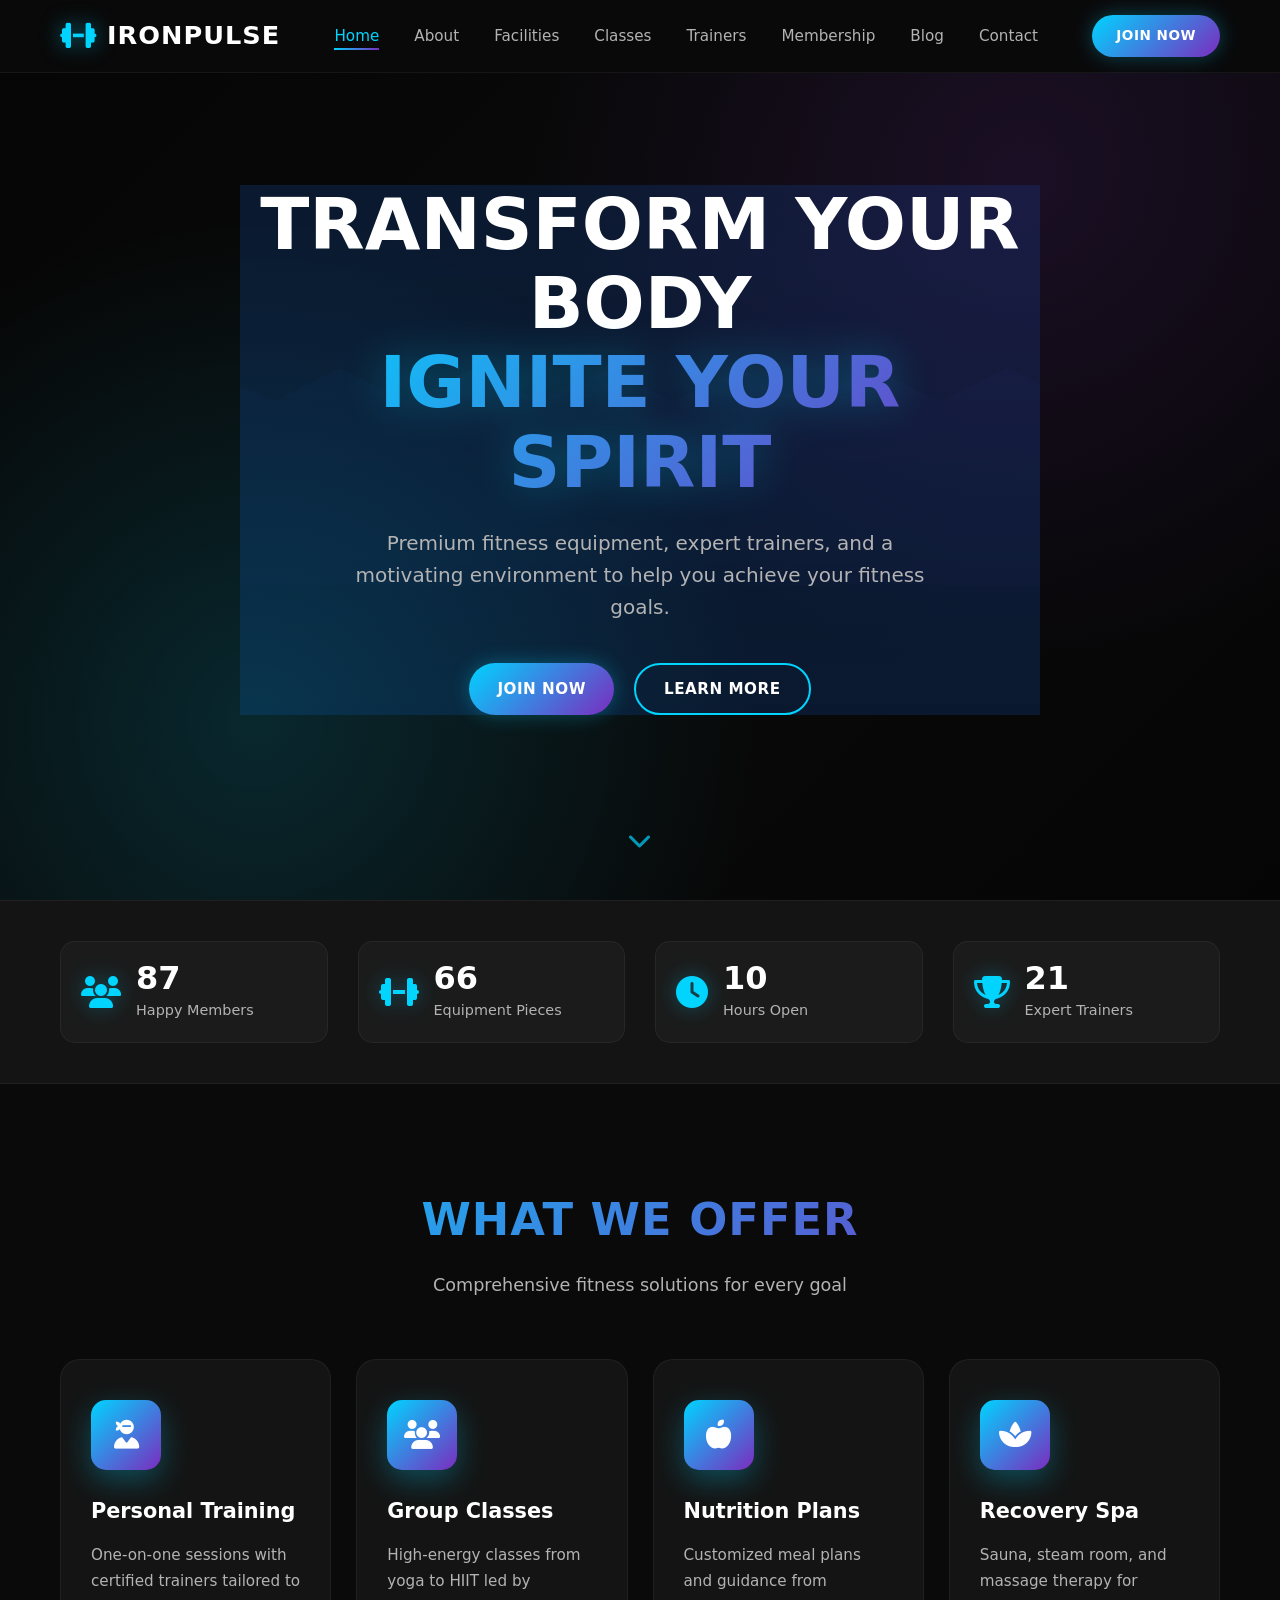
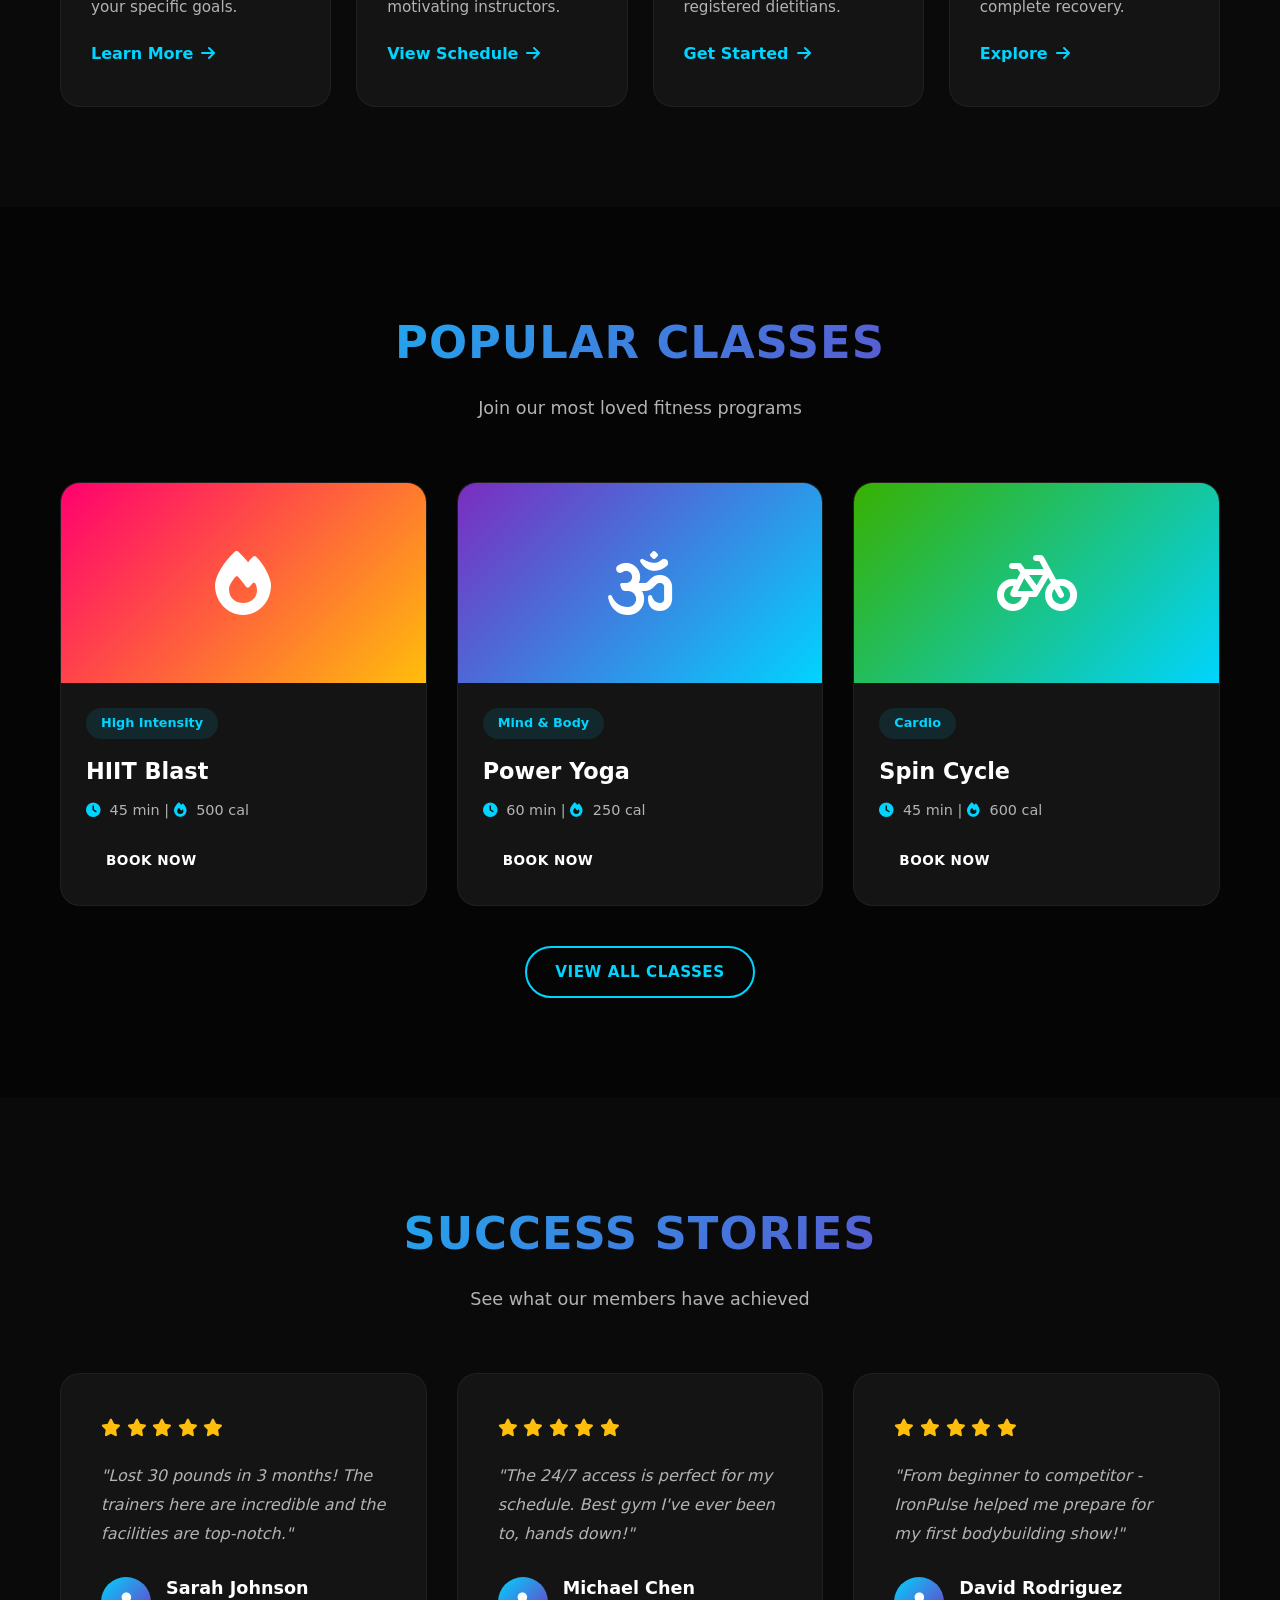
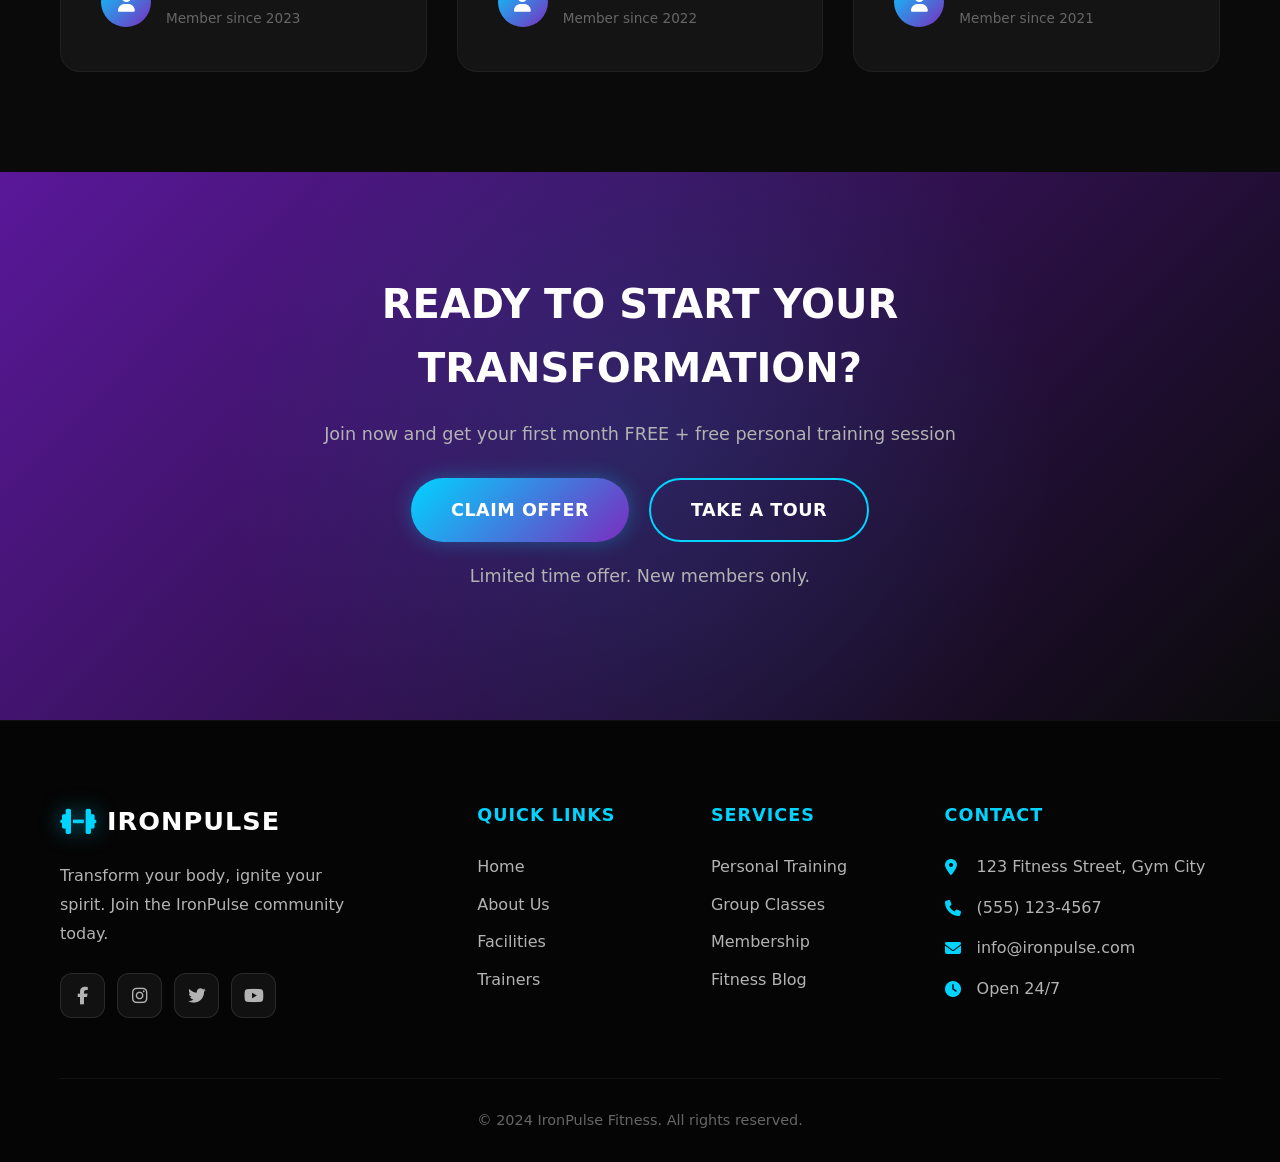
<file: index.html>
<!DOCTYPE html>
<html lang="en">
<head>
    <meta charset="UTF-8">
    <meta name="viewport" content="width=device-width, initial-scale=1.0">
    <title>IronPulse Fitness - Premium Gym</title>
    <link rel="stylesheet" href="styles.css">
    <link rel="stylesheet" href="https://cdnjs.cloudflare.com/ajax/libs/font-awesome/6.4.0/css/all.min.css">
</head>
<body>
    <!-- Navigation -->
    <nav class="navbar" id="navbar">
        <div class="nav-container">
            <a href="index.html" class="logo">
                <i class="fas fa-dumbbell"></i>
                <span>IronPulse</span>
            </a>
            <ul class="nav-links" id="navLinks">
                <li><a href="index.html" class="active">Home</a></li>
                <li><a href="about.html">About</a></li>
                <li><a href="facilities.html">Facilities</a></li>
                <li><a href="classes.html">Classes</a></li>
                <li><a href="trainers.html">Trainers</a></li>
                <li><a href="membership.html">Membership</a></li>
                <li><a href="blog.html">Blog</a></li>
                <li><a href="contact.html">Contact</a></li>
            </ul>
            <a href="membership.html" class="btn btn-primary nav-cta">Join Now</a>
            <div class="hamburger" id="hamburger">
                <span></span>
                <span></span>
                <span></span>
            </div>
        </div>
    </nav>

    <!-- Hero Section -->
    <section class="hero">
        <div class="hero-slider">
            <div class="slide active" style="background: linear-gradient(rgba(10, 25, 47, 0.8), rgba(10, 25, 47, 0.9)), url('data:image/svg+xml,<svg xmlns=\'http://www.w3.org/2000/svg\' viewBox=\'0 0 1200 600\'><rect fill=\'%230a192f\' width=\'1200\' height=\'600\'/><path fill=\'%2311234f\' d=\'M0 300L50 325L100 300L150 275L200 300L250 325L300 300L350 275L400 300L450 325L500 300L550 275L600 300L650 325L700 300L750 275L800 300L850 325L900 300L950 275L1000 300L1050 325L1100 300L1150 275L1200 300V600H0V300Z\'/></svg>')">
                <div class="hero-content">
                    <h1 class="hero-title">Transform Your Body<br><span>Ignite Your Spirit</span></h1>
                    <p class="hero-text">Premium fitness equipment, expert trainers, and a motivating environment to help you achieve your fitness goals.</p>
                    <div class="hero-buttons">
                        <a href="membership.html" class="btn btn-primary">Join Now</a>
                        <a href="about.html" class="btn btn-secondary">Learn More</a>
                    </div>
                </div>
            </div>
        </div>
        <div class="scroll-indicator">
            <i class="fas fa-chevron-down"></i>
        </div>
    </section>

    <!-- Quick Stats Bar -->
    <section class="stats-bar">
        <div class="container">
            <div class="stats-grid">
                <div class="stat-box">
                    <i class="fas fa-users"></i>
                    <div>
                        <span class="stat-number" data-target="5000">0</span>
                        <p>Happy Members</p>
                    </div>
                </div>
                <div class="stat-box">
                    <i class="fas fa-dumbbell"></i>
                    <div>
                        <span class="stat-number" data-target="150">0</span>
                        <p>Equipment Pieces</p>
                    </div>
                </div>
                <div class="stat-box">
                    <i class="fas fa-clock"></i>
                    <div>
                        <span class="stat-number" data-target="24">0</span>
                        <p>Hours Open</p>
                    </div>
                </div>
                <div class="stat-box">
                    <i class="fas fa-trophy"></i>
                    <div>
                        <span class="stat-number" data-target="50">0</span>
                        <p>Expert Trainers</p>
                    </div>
                </div>
            </div>
        </div>
    </section>

    <!-- Featured Services -->
    <section class="featured-services">
        <div class="container">
            <div class="section-header">
                <h2 class="section-title">What We Offer</h2>
                <p class="section-subtitle">Comprehensive fitness solutions for every goal</p>
            </div>
            <div class="services-grid">
                <div class="service-card">
                    <div class="service-icon">
                        <i class="fas fa-user-ninja"></i>
                    </div>
                    <h3>Personal Training</h3>
                    <p>One-on-one sessions with certified trainers tailored to your specific goals.</p>
                    <a href="classes.html" class="link-arrow">Learn More <i class="fas fa-arrow-right"></i></a>
                </div>
                <div class="service-card">
                    <div class="service-icon">
                        <i class="fas fa-users"></i>
                    </div>
                    <h3>Group Classes</h3>
                    <p>High-energy classes from yoga to HIIT led by motivating instructors.</p>
                    <a href="classes.html" class="link-arrow">View Schedule <i class="fas fa-arrow-right"></i></a>
                </div>
                <div class="service-card">
                    <div class="service-icon">
                        <i class="fas fa-apple-alt"></i>
                    </div>
                    <h3>Nutrition Plans</h3>
                    <p>Customized meal plans and guidance from registered dietitians.</p>
                    <a href="classes.html" class="link-arrow">Get Started <i class="fas fa-arrow-right"></i></a>
                </div>
                <div class="service-card">
                    <div class="service-icon">
                        <i class="fas fa-spa"></i>
                    </div>
                    <h3>Recovery Spa</h3>
                    <p>Sauna, steam room, and massage therapy for complete recovery.</p>
                    <a href="facilities.html" class="link-arrow">Explore <i class="fas fa-arrow-right"></i></a>
                </div>
            </div>
        </div>
    </section>

    <!-- Featured Classes -->
    <section class="featured-classes">
        <div class="container">
            <div class="section-header">
                <h2 class="section-title">Popular Classes</h2>
                <p class="section-subtitle">Join our most loved fitness programs</p>
            </div>
            <div class="classes-slider">
                <div class="class-card">
                    <div class="class-image">
                        <i class="fas fa-fire"></i>
                    </div>
                    <div class="class-info">
                        <span class="class-tag">High Intensity</span>
                        <h3>HIIT Blast</h3>
                        <p><i class="fas fa-clock"></i> 45 min | <i class="fas fa-fire"></i> 500 cal</p>
                        <a href="classes.html" class="btn btn-sm">Book Now</a>
                    </div>
                </div>
                <div class="class-card">
                    <div class="class-image bg-yoga">
                        <i class="fas fa-om"></i>
                    </div>
                    <div class="class-info">
                        <span class="class-tag">Mind & Body</span>
                        <h3>Power Yoga</h3>
                        <p><i class="fas fa-clock"></i> 60 min | <i class="fas fa-fire"></i> 250 cal</p>
                        <a href="classes.html" class="btn btn-sm">Book Now</a>
                    </div>
                </div>
                <div class="class-card">
                    <div class="class-image bg-spin">
                        <i class="fas fa-bicycle"></i>
                    </div>
                    <div class="class-info">
                        <span class="class-tag">Cardio</span>
                        <h3>Spin Cycle</h3>
                        <p><i class="fas fa-clock"></i> 45 min | <i class="fas fa-fire"></i> 600 cal</p>
                        <a href="classes.html" class="btn btn-sm">Book Now</a>
                    </div>
                </div>
            </div>
            <div class="text-center mt-40">
                <a href="classes.html" class="btn btn-outline">View All Classes</a>
            </div>
        </div>
    </section>

    <!-- Testimonials -->
    <section class="testimonials">
        <div class="container">
            <div class="section-header">
                <h2 class="section-title">Success Stories</h2>
                <p class="section-subtitle">See what our members have achieved</p>
            </div>
            <div class="testimonials-grid">
                <div class="testimonial-card">
                    <div class="stars">
                        <i class="fas fa-star"></i>
                        <i class="fas fa-star"></i>
                        <i class="fas fa-star"></i>
                        <i class="fas fa-star"></i>
                        <i class="fas fa-star"></i>
                    </div>
                    <p>"Lost 30 pounds in 3 months! The trainers here are incredible and the facilities are top-notch."</p>
                    <div class="testimonial-author">
                        <div class="author-avatar">
                            <i class="fas fa-user"></i>
                        </div>
                        <div>
                            <h4>Sarah Johnson</h4>
                            <span>Member since 2023</span>
                        </div>
                    </div>
                </div>
                <div class="testimonial-card">
                    <div class="stars">
                        <i class="fas fa-star"></i>
                        <i class="fas fa-star"></i>
                        <i class="fas fa-star"></i>
                        <i class="fas fa-star"></i>
                        <i class="fas fa-star"></i>
                    </div>
                    <p>"The 24/7 access is perfect for my schedule. Best gym I've ever been to, hands down!"</p>
                    <div class="testimonial-author">
                        <div class="author-avatar">
                            <i class="fas fa-user"></i>
                        </div>
                        <div>
                            <h4>Michael Chen</h4>
                            <span>Member since 2022</span>
                        </div>
                    </div>
                </div>
                <div class="testimonial-card">
                    <div class="stars">
                        <i class="fas fa-star"></i>
                        <i class="fas fa-star"></i>
                        <i class="fas fa-star"></i>
                        <i class="fas fa-star"></i>
                        <i class="fas fa-star"></i>
                    </div>
                    <p>"From beginner to competitor - IronPulse helped me prepare for my first bodybuilding show!"</p>
                    <div class="testimonial-author">
                        <div class="author-avatar">
                            <i class="fas fa-user"></i>
                        </div>
                        <div>
                            <h4>David Rodriguez</h4>
                            <span>Member since 2021</span>
                        </div>
                    </div>
                </div>
            </div>
        </div>
    </section>

    <!-- CTA Section -->
    <section class="cta-section">
        <div class="container">
            <div class="cta-box">
                <h2>Ready to Start Your Transformation?</h2>
                <p>Join now and get your first month FREE + free personal training session</p>
                <div class="cta-buttons">
                    <a href="membership.html" class="btn btn-primary btn-lg">Claim Offer</a>
                    <a href="contact.html" class="btn btn-secondary btn-lg">Take a Tour</a>
                </div>
                <p class="cta-note">Limited time offer. New members only.</p>
            </div>
        </div>
    </section>

    <!-- Footer -->
    <footer class="footer">
        <div class="container">
            <div class="footer-content">
                <div class="footer-brand">
                    <a href="index.html" class="logo">
                        <i class="fas fa-dumbbell"></i>
                        <span>IronPulse</span>
                    </a>
                    <p>Transform your body, ignite your spirit. Join the IronPulse community today.</p>
                    <div class="social-links">
                        <a href="#"><i class="fab fa-facebook-f"></i></a>
                        <a href="#"><i class="fab fa-instagram"></i></a>
                        <a href="#"><i class="fab fa-twitter"></i></a>
                        <a href="#"><i class="fab fa-youtube"></i></a>
                    </div>
                </div>
                <div class="footer-links">
                    <h4>Quick Links</h4>
                    <ul>
                        <li><a href="index.html">Home</a></li>
                        <li><a href="about.html">About Us</a></li>
                        <li><a href="facilities.html">Facilities</a></li>
                        <li><a href="trainers.html">Trainers</a></li>
                    </ul>
                </div>
                <div class="footer-links">
                    <h4>Services</h4>
                    <ul>
                        <li><a href="classes.html">Personal Training</a></li>
                        <li><a href="classes.html">Group Classes</a></li>
                        <li><a href="membership.html">Membership</a></li>
                        <li><a href="blog.html">Fitness Blog</a></li>
                    </ul>
                </div>
                <div class="footer-contact">
                    <h4>Contact</h4>
                    <p><i class="fas fa-map-marker-alt"></i> 123 Fitness Street, Gym City</p>
                    <p><i class="fas fa-phone"></i> (555) 123-4567</p>
                    <p><i class="fas fa-envelope"></i> info@ironpulse.com</p>
                    <p><i class="fas fa-clock"></i> Open 24/7</p>
                </div>
            </div>
            <div class="footer-bottom">
                <p>&copy; 2024 IronPulse Fitness. All rights reserved.</p>
            </div>
        </div>
    </footer>

    <!-- Back to Top -->
    <button class="back-to-top" id="backToTop">
        <i class="fas fa-arrow-up"></i>
    </button>

    <script src="script.js"></script>
</body>
</html>
</file>
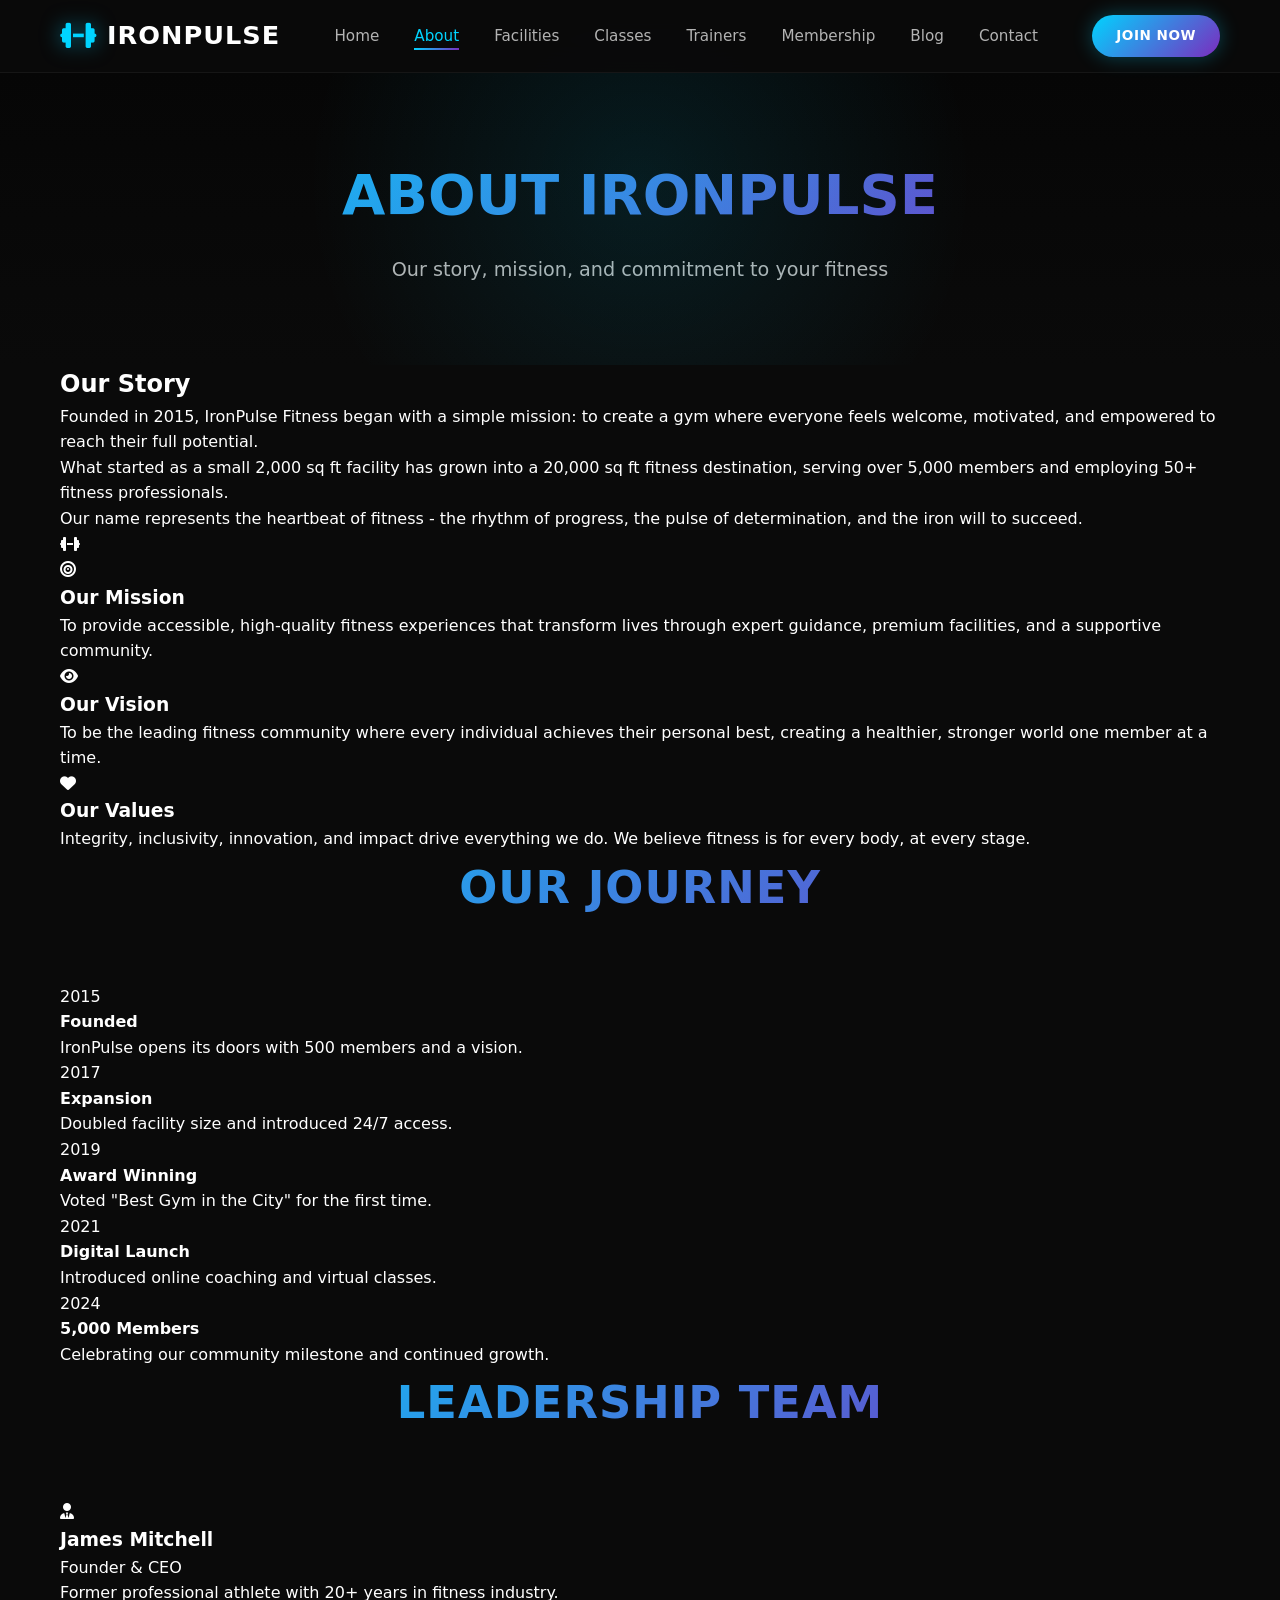
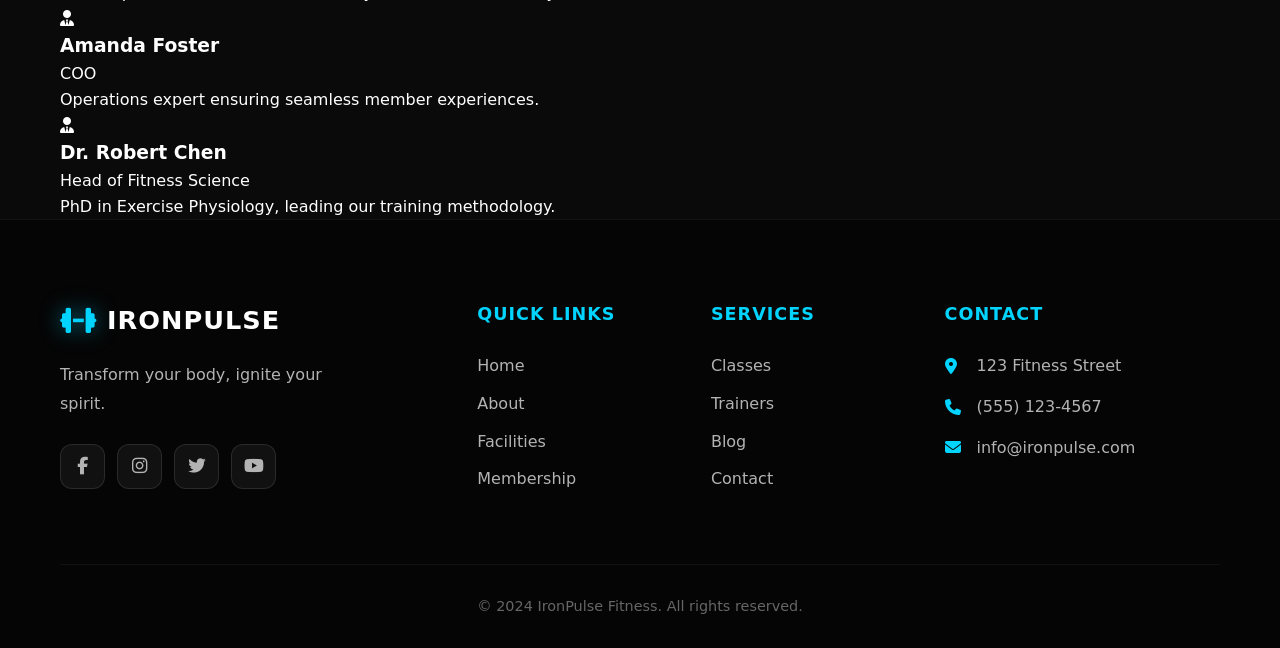
<file: about.html>
<!DOCTYPE html>
<html lang="en">
<head>
    <meta charset="UTF-8">
    <meta name="viewport" content="width=device-width, initial-scale=1.0">
    <title>About Us - IronPulse Fitness</title>
    <link rel="stylesheet" href="styles.css">
    <link rel="stylesheet" href="https://cdnjs.cloudflare.com/ajax/libs/font-awesome/6.4.0/css/all.min.css">
</head>
<body>
    <!-- Navigation -->
    <nav class="navbar" id="navbar">
        <div class="nav-container">
            <a href="index.html" class="logo">
                <i class="fas fa-dumbbell"></i>
                <span>IronPulse</span>
            </a>
            <ul class="nav-links" id="navLinks">
                <li><a href="index.html">Home</a></li>
                <li><a href="about.html" class="active">About</a></li>
                <li><a href="facilities.html">Facilities</a></li>
                <li><a href="classes.html">Classes</a></li>
                <li><a href="trainers.html">Trainers</a></li>
                <li><a href="membership.html">Membership</a></li>
                <li><a href="blog.html">Blog</a></li>
                <li><a href="contact.html">Contact</a></li>
            </ul>
            <a href="membership.html" class="btn btn-primary nav-cta">Join Now</a>
            <div class="hamburger" id="hamburger">
                <span></span>
                <span></span>
                <span></span>
            </div>
        </div>
    </nav>

    <!-- Page Header -->
    <section class="page-header">
        <div class="container">
            <h1>About IronPulse</h1>
            <p>Our story, mission, and commitment to your fitness</p>
        </div>
    </section>

    <!-- Our Story -->
    <section class="about-story">
        <div class="container">
            <div class="story-grid">
                <div class="story-content">
                    <h2>Our Story</h2>
                    <p>Founded in 2015, IronPulse Fitness began with a simple mission: to create a gym where everyone feels welcome, motivated, and empowered to reach their full potential.</p>
                    <p>What started as a small 2,000 sq ft facility has grown into a 20,000 sq ft fitness destination, serving over 5,000 members and employing 50+ fitness professionals.</p>
                    <p>Our name represents the heartbeat of fitness - the rhythm of progress, the pulse of determination, and the iron will to succeed.</p>
                </div>
                <div class="story-image">
                    <div class="image-box">
                        <i class="fas fa-dumbbell"></i>
                    </div>
                </div>
            </div>
        </div>
    </section>

    <!-- Mission & Vision -->
    <section class="mission-vision">
        <div class="container">
            <div class="mv-grid">
                <div class="mv-card">
                    <div class="mv-icon">
                        <i class="fas fa-bullseye"></i>
                    </div>
                    <h3>Our Mission</h3>
                    <p>To provide accessible, high-quality fitness experiences that transform lives through expert guidance, premium facilities, and a supportive community.</p>
                </div>
                <div class="mv-card">
                    <div class="mv-icon">
                        <i class="fas fa-eye"></i>
                    </div>
                    <h3>Our Vision</h3>
                    <p>To be the leading fitness community where every individual achieves their personal best, creating a healthier, stronger world one member at a time.</p>
                </div>
                <div class="mv-card">
                    <div class="mv-icon">
                        <i class="fas fa-heart"></i>
                    </div>
                    <h3>Our Values</h3>
                    <p>Integrity, inclusivity, innovation, and impact drive everything we do. We believe fitness is for every body, at every stage.</p>
                </div>
            </div>
        </div>
    </section>

    <!-- Timeline -->
    <section class="timeline">
        <div class="container">
            <div class="section-header">
                <h2 class="section-title">Our Journey</h2>
            </div>
            <div class="timeline-container">
                <div class="timeline-item">
                    <div class="timeline-year">2015</div>
                    <div class="timeline-content">
                        <h4>Founded</h4>
                        <p>IronPulse opens its doors with 500 members and a vision.</p>
                    </div>
                </div>
                <div class="timeline-item">
                    <div class="timeline-year">2017</div>
                    <div class="timeline-content">
                        <h4>Expansion</h4>
                        <p>Doubled facility size and introduced 24/7 access.</p>
                    </div>
                </div>
                <div class="timeline-item">
                    <div class="timeline-year">2019</div>
                    <div class="timeline-content">
                        <h4>Award Winning</h4>
                        <p>Voted "Best Gym in the City" for the first time.</p>
                    </div>
                </div>
                <div class="timeline-item">
                    <div class="timeline-year">2021</div>
                    <div class="timeline-content">
                        <h4>Digital Launch</h4>
                        <p>Introduced online coaching and virtual classes.</p>
                    </div>
                </div>
                <div class="timeline-item">
                    <div class="timeline-year">2024</div>
                    <div class="timeline-content">
                        <h4>5,000 Members</h4>
                        <p>Celebrating our community milestone and continued growth.</p>
                    </div>
                </div>
            </div>
        </div>
    </section>

    <!-- Team Section -->
    <section class="leadership">
        <div class="container">
            <div class="section-header">
                <h2 class="section-title">Leadership Team</h2>
            </div>
            <div class="leaders-grid">
                <div class="leader-card">
                    <div class="leader-image">
                        <i class="fas fa-user-tie"></i>
                    </div>
                    <h3>James Mitchell</h3>
                    <p class="leader-role">Founder & CEO</p>
                    <p>Former professional athlete with 20+ years in fitness industry.</p>
                </div>
                <div class="leader-card">
                    <div class="leader-image">
                        <i class="fas fa-user-tie"></i>
                    </div>
                    <h3>Amanda Foster</h3>
                    <p class="leader-role">COO</p>
                    <p>Operations expert ensuring seamless member experiences.</p>
                </div>
                <div class="leader-card">
                    <div class="leader-image">
                        <i class="fas fa-user-tie"></i>
                    </div>
                    <h3>Dr. Robert Chen</h3>
                    <p class="leader-role">Head of Fitness Science</p>
                    <p>PhD in Exercise Physiology, leading our training methodology.</p>
                </div>
            </div>
        </div>
    </section>

    <!-- Footer -->
    <footer class="footer">
        <div class="container">
            <div class="footer-content">
                <div class="footer-brand">
                    <a href="index.html" class="logo">
                        <i class="fas fa-dumbbell"></i>
                        <span>IronPulse</span>
                    </a>
                    <p>Transform your body, ignite your spirit.</p>
                    <div class="social-links">
                        <a href="#"><i class="fab fa-facebook-f"></i></a>
                        <a href="#"><i class="fab fa-instagram"></i></a>
                        <a href="#"><i class="fab fa-twitter"></i></a>
                        <a href="#"><i class="fab fa-youtube"></i></a>
                    </div>
                </div>
                <div class="footer-links">
                    <h4>Quick Links</h4>
                    <ul>
                        <li><a href="index.html">Home</a></li>
                        <li><a href="about.html">About</a></li>
                        <li><a href="facilities.html">Facilities</a></li>
                        <li><a href="membership.html">Membership</a></li>
                    </ul>
                </div>
                <div class="footer-links">
                    <h4>Services</h4>
                    <ul>
                        <li><a href="classes.html">Classes</a></li>
                        <li><a href="trainers.html">Trainers</a></li>
                        <li><a href="blog.html">Blog</a></li>
                        <li><a href="contact.html">Contact</a></li>
                    </ul>
                </div>
                <div class="footer-contact">
                    <h4>Contact</h4>
                    <p><i class="fas fa-map-marker-alt"></i> 123 Fitness Street</p>
                    <p><i class="fas fa-phone"></i> (555) 123-4567</p>
                    <p><i class="fas fa-envelope"></i> info@ironpulse.com</p>
                </div>
            </div>
            <div class="footer-bottom">
                <p>&copy; 2024 IronPulse Fitness. All rights reserved.</p>
            </div>
        </div>
    </footer>

    <button class="back-to-top" id="backToTop">
        <i class="fas fa-arrow-up"></i>
    </button>

    <script src="script.js"></script>
</body>
</html>
</file>
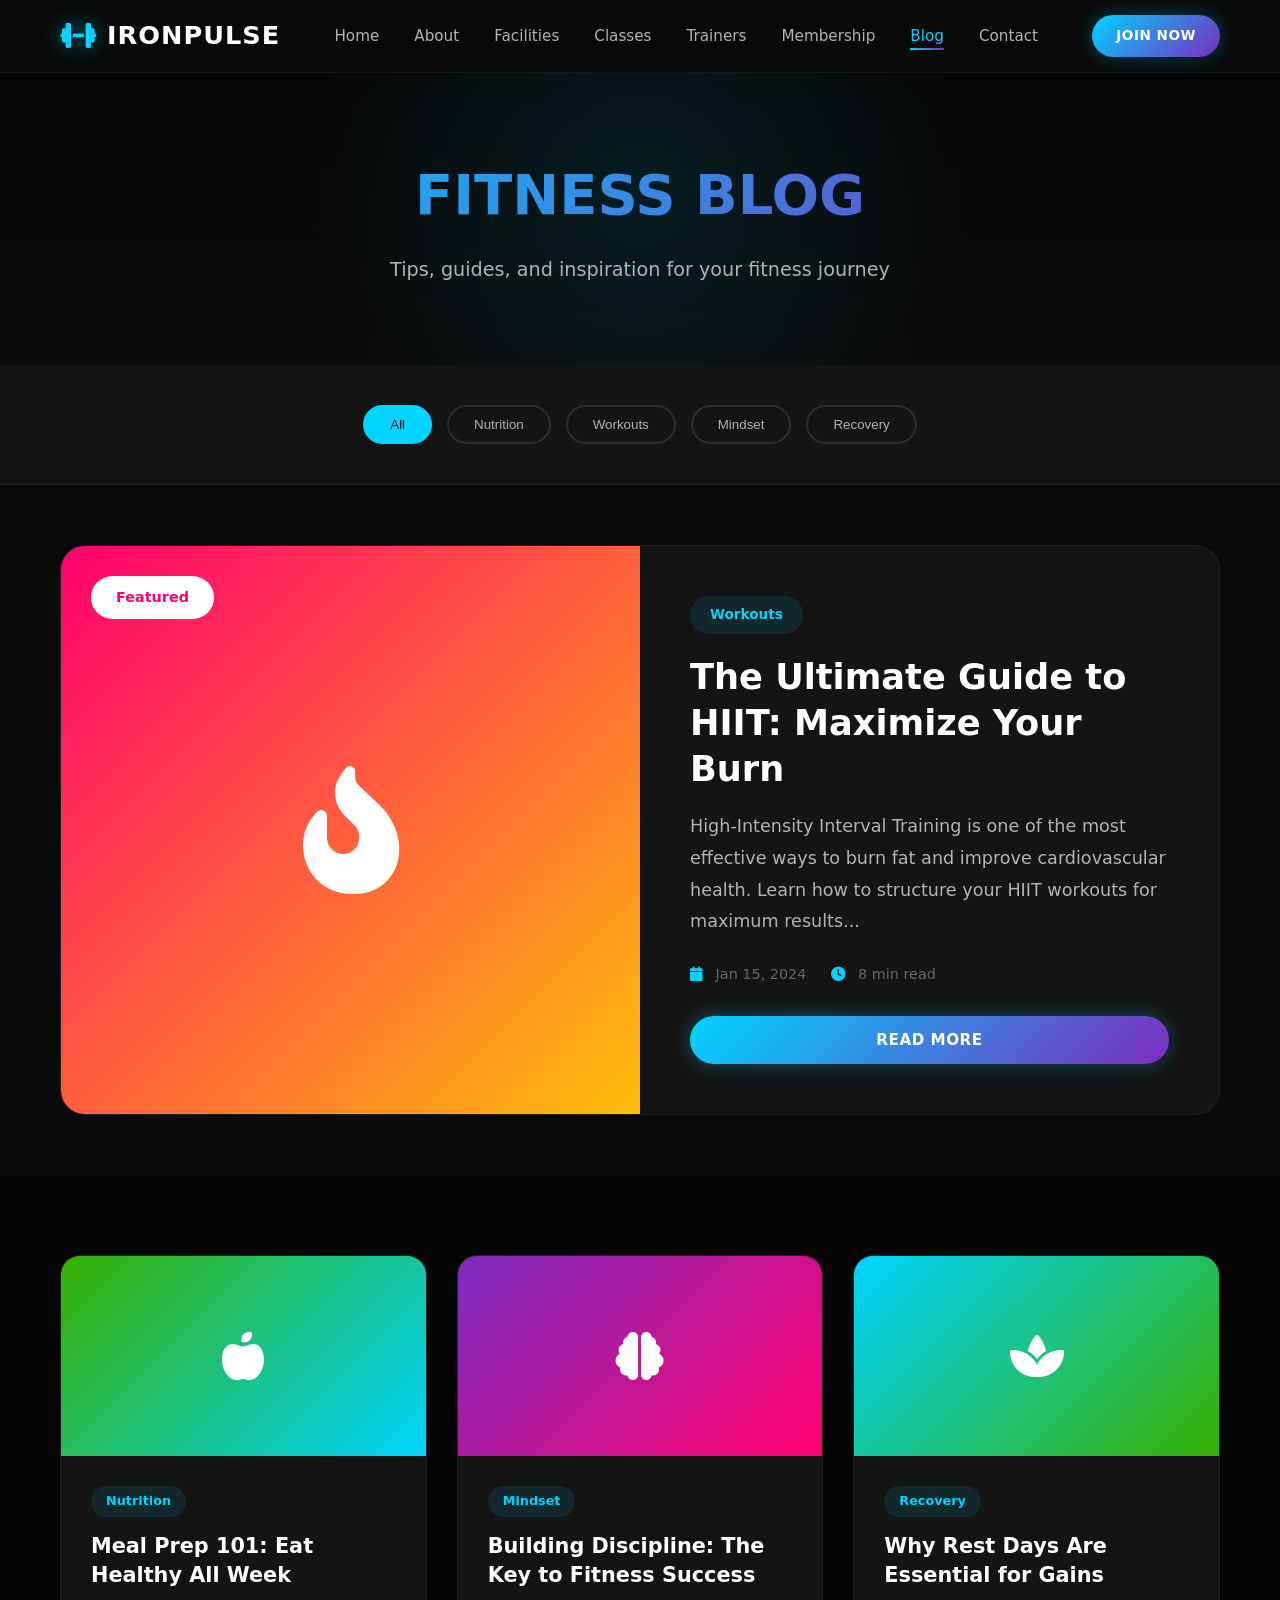
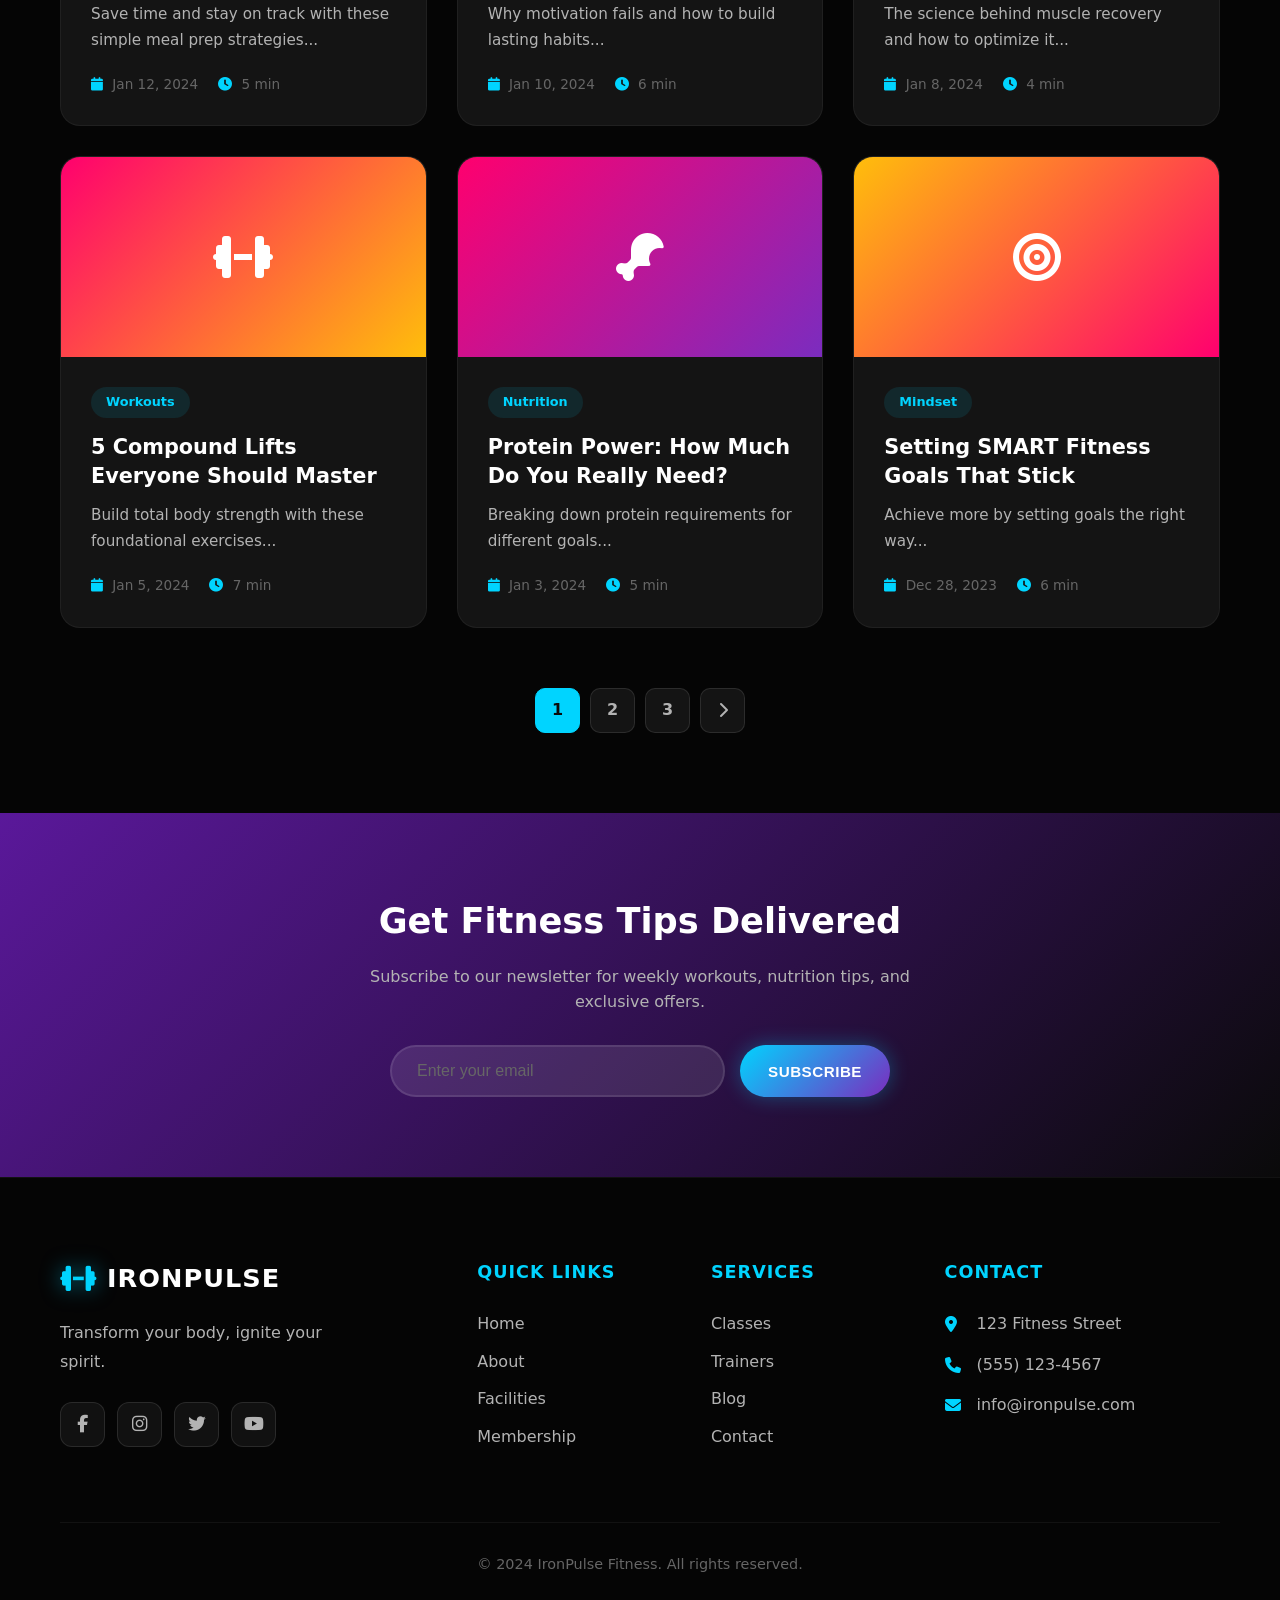
<file: blog.html>
<!DOCTYPE html>
<html lang="en">
<head>
    <meta charset="UTF-8">
    <meta name="viewport" content="width=device-width, initial-scale=1.0">
    <title>Blog - IronPulse Fitness</title>
    <link rel="stylesheet" href="styles.css">
    <link rel="stylesheet" href="https://cdnjs.cloudflare.com/ajax/libs/font-awesome/6.4.0/css/all.min.css">
</head>
<body>
    <!-- Navigation -->
    <nav class="navbar" id="navbar">
        <div class="nav-container">
            <a href="index.html" class="logo">
                <i class="fas fa-dumbbell"></i>
                <span>IronPulse</span>
            </a>
            <ul class="nav-links" id="navLinks">
                <li><a href="index.html">Home</a></li>
                <li><a href="about.html">About</a></li>
                <li><a href="facilities.html">Facilities</a></li>
                <li><a href="classes.html">Classes</a></li>
                <li><a href="trainers.html">Trainers</a></li>
                <li><a href="membership.html">Membership</a></li>
                <li><a href="blog.html" class="active">Blog</a></li>
                <li><a href="contact.html">Contact</a></li>
            </ul>
            <a href="membership.html" class="btn btn-primary nav-cta">Join Now</a>
            <div class="hamburger" id="hamburger">
                <span></span>
                <span></span>
                <span></span>
            </div>
        </div>
    </nav>

    <!-- Page Header -->
    <section class="page-header">
        <div class="container">
            <h1>Fitness Blog</h1>
            <p>Tips, guides, and inspiration for your fitness journey</p>
        </div>
    </section>

    <!-- Blog Categories -->
    <section class="blog-categories">
        <div class="container">
            <div class="category-buttons">
                <button class="cat-btn active" data-category="all">All</button>
                <button class="cat-btn" data-category="nutrition">Nutrition</button>
                <button class="cat-btn" data-category="workouts">Workouts</button>
                <button class="cat-btn" data-category="mindset">Mindset</button>
                <button class="cat-btn" data-category="recovery">Recovery</button>
            </div>
        </div>
    </section>

    <!-- Featured Post -->
    <section class="featured-post">
        <div class="container">
            <div class="featured-card">
                <div class="featured-image">
                    <i class="fas fa-fire-alt"></i>
                    <span class="featured-badge">Featured</span>
                </div>
                <div class="featured-content">
                    <span class="post-category">Workouts</span>
                    <h2>The Ultimate Guide to HIIT: Maximize Your Burn</h2>
                    <p>High-Intensity Interval Training is one of the most effective ways to burn fat and improve cardiovascular health. Learn how to structure your HIIT workouts for maximum results...</p>
                    <div class="post-meta">
                        <span><i class="fas fa-calendar"></i> Jan 15, 2024</span>
                        <span><i class="fas fa-clock"></i> 8 min read</span>
                    </div>
                    <a href="#" class="btn btn-primary">Read More</a>
                </div>
            </div>
        </div>
    </section>

    <!-- Blog Grid -->
    <section class="blog-grid-section">
        <div class="container">
            <div class="blog-grid">
                <article class="blog-card" data-category="nutrition">
                    <div class="blog-image bg-nutrition">
                        <i class="fas fa-apple-alt"></i>
                    </div>
                    <div class="blog-content">
                        <span class="blog-tag">Nutrition</span>
                        <h3>Meal Prep 101: Eat Healthy All Week</h3>
                        <p>Save time and stay on track with these simple meal prep strategies...</p>
                        <div class="blog-meta">
                            <span><i class="fas fa-calendar"></i> Jan 12, 2024</span>
                            <span><i class="fas fa-clock"></i> 5 min</span>
                        </div>
                    </div>
                </article>

                <article class="blog-card" data-category="mindset">
                    <div class="blog-image bg-mindset">
                        <i class="fas fa-brain"></i>
                    </div>
                    <div class="blog-content">
                        <span class="blog-tag">Mindset</span>
                        <h3>Building Discipline: The Key to Fitness Success</h3>
                        <p>Why motivation fails and how to build lasting habits...</p>
                        <div class="blog-meta">
                            <span><i class="fas fa-calendar"></i> Jan 10, 2024</span>
                            <span><i class="fas fa-clock"></i> 6 min</span>
                        </div>
                    </div>
                </article>

                <article class="blog-card" data-category="recovery">
                    <div class="blog-image bg-recovery">
                        <i class="fas fa-spa"></i>
                    </div>
                    <div class="blog-content">
                        <span class="blog-tag">Recovery</span>
                        <h3>Why Rest Days Are Essential for Gains</h3>
                        <p>The science behind muscle recovery and how to optimize it...</p>
                        <div class="blog-meta">
                            <span><i class="fas fa-calendar"></i> Jan 8, 2024</span>
                            <span><i class="fas fa-clock"></i> 4 min</span>
                        </div>
                    </div>
                </article>

                <article class="blog-card" data-category="workouts">
                    <div class="blog-image bg-strength">
                        <i class="fas fa-dumbbell"></i>
                    </div>
                    <div class="blog-content">
                        <span class="blog-tag">Workouts</span>
                        <h3>5 Compound Lifts Everyone Should Master</h3>
                        <p>Build total body strength with these foundational exercises...</p>
                        <div class="blog-meta">
                            <span><i class="fas fa-calendar"></i> Jan 5, 2024</span>
                            <span><i class="fas fa-clock"></i> 7 min</span>
                        </div>
                    </div>
                </article>

                <article class="blog-card" data-category="nutrition">
                    <div class="blog-image bg-protein">
                        <i class="fas fa-drumstick-bite"></i>
                    </div>
                    <div class="blog-content">
                        <span class="blog-tag">Nutrition</span>
                        <h3>Protein Power: How Much Do You Really Need?</h3>
                        <p>Breaking down protein requirements for different goals...</p>
                        <div class="blog-meta">
                            <span><i class="fas fa-calendar"></i> Jan 3, 2024</span>
                            <span><i class="fas fa-clock"></i> 5 min</span>
                        </div>
                    </div>
                </article>

                <article class="blog-card" data-category="mindset">
                    <div class="blog-image bg-goals">
                        <i class="fas fa-bullseye"></i>
                    </div>
                    <div class="blog-content">
                        <span class="blog-tag">Mindset</span>
                        <h3>Setting SMART Fitness Goals That Stick</h3>
                        <p>Achieve more by setting goals the right way...</p>
                        <div class="blog-meta">
                            <span><i class="fas fa-calendar"></i> Dec 28, 2023</span>
                            <span><i class="fas fa-clock"></i> 6 min</span>
                        </div>
                    </div>
                </article>
            </div>

            <div class="pagination">
                <a href="#" class="page-btn active">1</a>
                <a href="#" class="page-btn">2</a>
                <a href="#" class="page-btn">3</a>
                <a href="#" class="page-btn"><i class="fas fa-chevron-right"></i></a>
            </div>
        </div>
    </section>

    <!-- Newsletter -->
    <section class="newsletter-section">
        <div class="container">
            <div class="newsletter-box">
                <h2>Get Fitness Tips Delivered</h2>
                <p>Subscribe to our newsletter for weekly workouts, nutrition tips, and exclusive offers.</p>
                <form class="newsletter-form-large" id="newsletterForm">
                    <input type="email" placeholder="Enter your email" required>
                    <button type="submit" class="btn btn-primary">Subscribe</button>
                </form>
            </div>
        </div>
    </section>

    <!-- Footer -->
    <footer class="footer">
        <div class="container">
            <div class="footer-content">
                <div class="footer-brand">
                    <a href="index.html" class="logo">
                        <i class="fas fa-dumbbell"></i>
                        <span>IronPulse</span>
                    </a>
                    <p>Transform your body, ignite your spirit.</p>
                    <div class="social-links">
                        <a href="#"><i class="fab fa-facebook-f"></i></a>
                        <a href="#"><i class="fab fa-instagram"></i></a>
                        <a href="#"><i class="fab fa-twitter"></i></a>
                        <a href="#"><i class="fab fa-youtube"></i></a>
                    </div>
                </div>
                <div class="footer-links">
                    <h4>Quick Links</h4>
                    <ul>
                        <li><a href="index.html">Home</a></li>
                        <li><a href="about.html">About</a></li>
                        <li><a href="facilities.html">Facilities</a></li>
                        <li><a href="membership.html">Membership</a></li>
                    </ul>
                </div>
                <div class="footer-links">
                    <h4>Services</h4>
                    <ul>
                        <li><a href="classes.html">Classes</a></li>
                        <li><a href="trainers.html">Trainers</a></li>
                        <li><a href="blog.html">Blog</a></li>
                        <li><a href="contact.html">Contact</a></li>
                    </ul>
                </div>
                <div class="footer-contact">
                    <h4>Contact</h4>
                    <p><i class="fas fa-map-marker-alt"></i> 123 Fitness Street</p>
                    <p><i class="fas fa-phone"></i> (555) 123-4567</p>
                    <p><i class="fas fa-envelope"></i> info@ironpulse.com</p>
                </div>
            </div>
            <div class="footer-bottom">
                <p>&copy; 2024 IronPulse Fitness. All rights reserved.</p>
            </div>
        </div>
    </footer>

    <button class="back-to-top" id="backToTop">
        <i class="fas fa-arrow-up"></i>
    </button>

    <script src="script.js"></script>
</body>
</html>
</file>
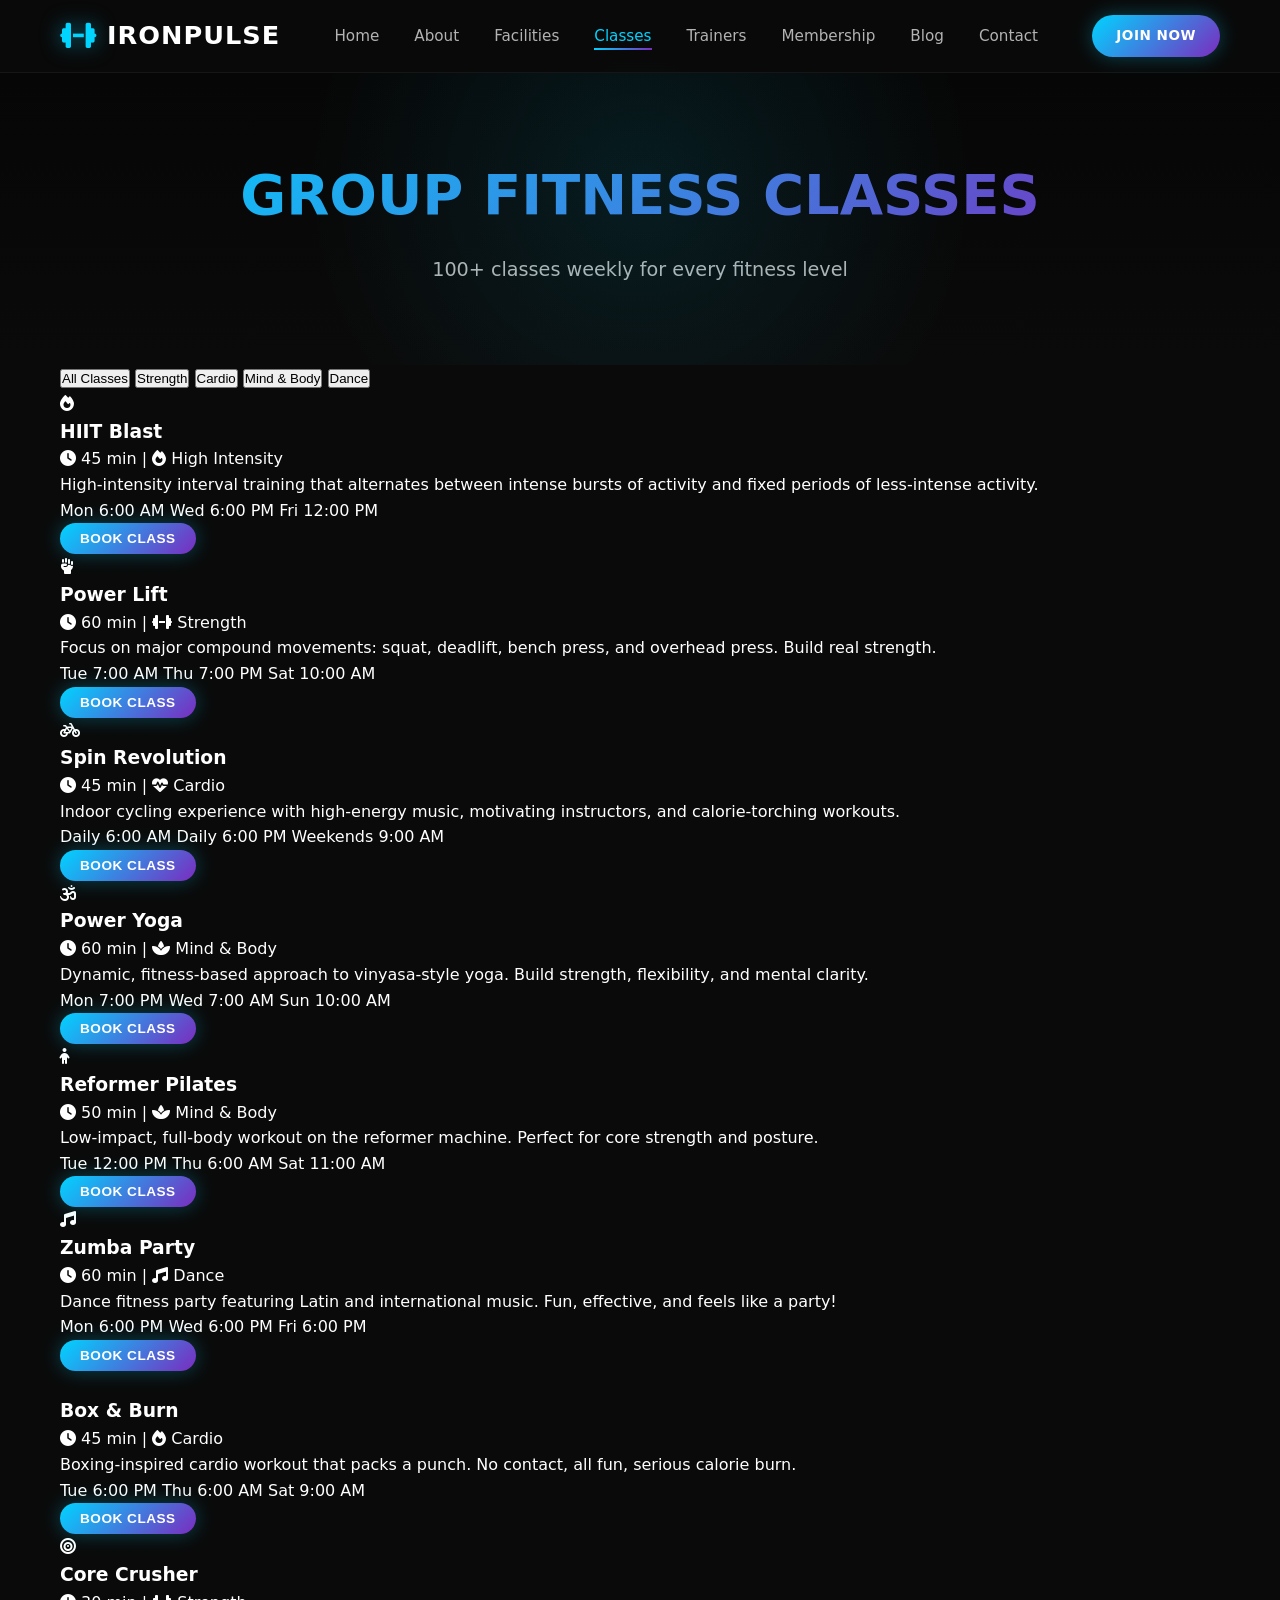
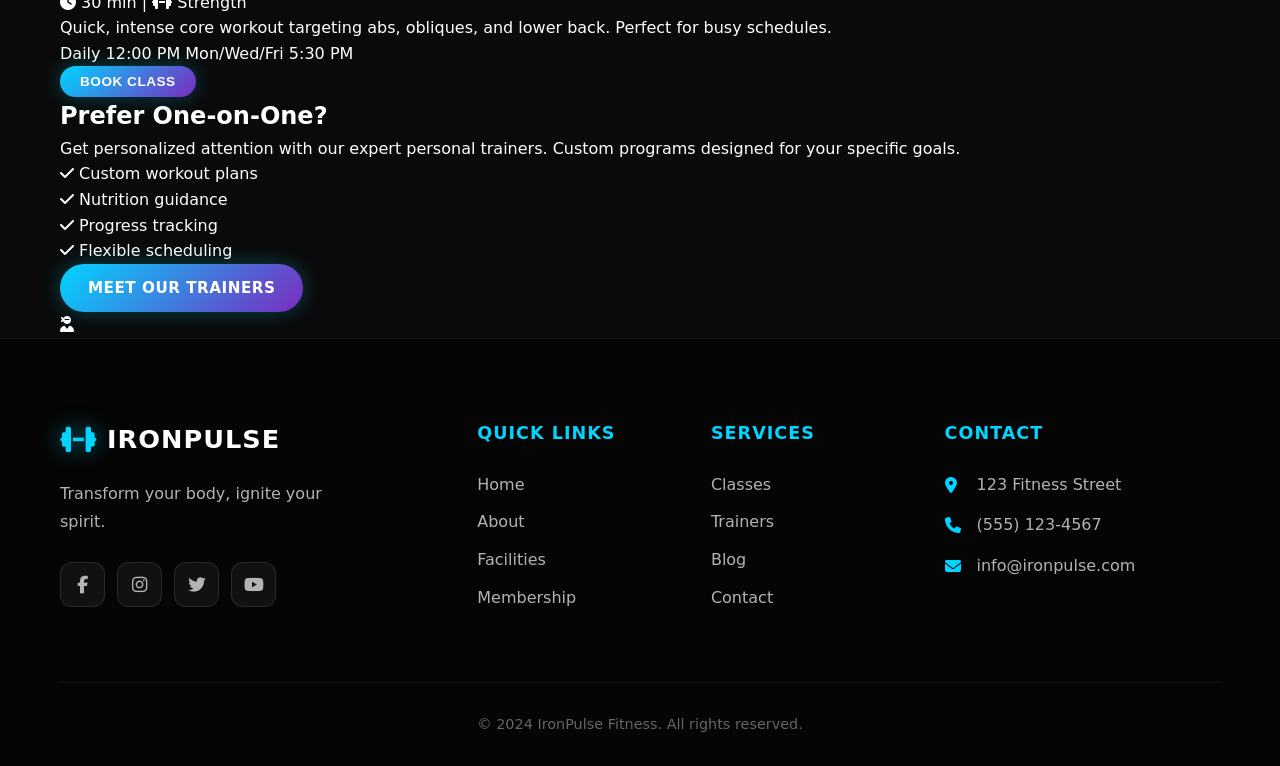
<file: classes.html>
<!DOCTYPE html>
<html lang="en">
<head>
    <meta charset="UTF-8">
    <meta name="viewport" content="width=device-width, initial-scale=1.0">
    <title>Classes - IronPulse Fitness</title>
    <link rel="stylesheet" href="styles.css">
    <link rel="stylesheet" href="https://cdnjs.cloudflare.com/ajax/libs/font-awesome/6.4.0/css/all.min.css">
</head>
<body>
    <!-- Navigation -->
    <nav class="navbar" id="navbar">
        <div class="nav-container">
            <a href="index.html" class="logo">
                <i class="fas fa-dumbbell"></i>
                <span>IronPulse</span>
            </a>
            <ul class="nav-links" id="navLinks">
                <li><a href="index.html">Home</a></li>
                <li><a href="about.html">About</a></li>
                <li><a href="facilities.html">Facilities</a></li>
                <li><a href="classes.html" class="active">Classes</a></li>
                <li><a href="trainers.html">Trainers</a></li>
                <li><a href="membership.html">Membership</a></li>
                <li><a href="blog.html">Blog</a></li>
                <li><a href="contact.html">Contact</a></li>
            </ul>
            <a href="membership.html" class="btn btn-primary nav-cta">Join Now</a>
            <div class="hamburger" id="hamburger">
                <span></span>
                <span></span>
                <span></span>
            </div>
        </div>
    </nav>

    <!-- Page Header -->
    <section class="page-header">
        <div class="container">
            <h1>Group Fitness Classes</h1>
            <p>100+ classes weekly for every fitness level</p>
        </div>
    </section>

    <!-- Class Schedule Filter -->
    <section class="class-filter">
        <div class="container">
            <div class="filter-buttons">
                <button class="filter-btn active" data-filter="all">All Classes</button>
                <button class="filter-btn" data-filter="strength">Strength</button>
                <button class="filter-btn" data-filter="cardio">Cardio</button>
                <button class="filter-btn" data-filter="mind">Mind & Body</button>
                <button class="filter-btn" data-filter="dance">Dance</button>
            </div>
        </div>
    </section>

    <!-- Classes Grid -->
    <section class="classes-grid-section">
        <div class="container">
            <div class="classes-grid">
                <div class="class-detail-card" data-category="strength">
                    <div class="class-icon">
                        <i class="fas fa-fire"></i>
                    </div>
                    <h3>HIIT Blast</h3>
                    <p class="class-meta"><i class="fas fa-clock"></i> 45 min | <i class="fas fa-fire"></i> High Intensity</p>
                    <p>High-intensity interval training that alternates between intense bursts of activity and fixed periods of less-intense activity.</p>
                    <div class="class-schedule">
                        <span class="schedule-tag">Mon 6:00 AM</span>
                        <span class="schedule-tag">Wed 6:00 PM</span>
                        <span class="schedule-tag">Fri 12:00 PM</span>
                    </div>
                    <button class="btn btn-primary btn-sm">Book Class</button>
                </div>

                <div class="class-detail-card" data-category="strength">
                    <div class="class-icon bg-power">
                        <i class="fas fa-fist-raised"></i>
                    </div>
                    <h3>Power Lift</h3>
                    <p class="class-meta"><i class="fas fa-clock"></i> 60 min | <i class="fas fa-dumbbell"></i> Strength</p>
                    <p>Focus on major compound movements: squat, deadlift, bench press, and overhead press. Build real strength.</p>
                    <div class="class-schedule">
                        <span class="schedule-tag">Tue 7:00 AM</span>
                        <span class="schedule-tag">Thu 7:00 PM</span>
                        <span class="schedule-tag">Sat 10:00 AM</span>
                    </div>
                    <button class="btn btn-primary btn-sm">Book Class</button>
                </div>

                <div class="class-detail-card" data-category="cardio">
                    <div class="class-icon bg-spin">
                        <i class="fas fa-bicycle"></i>
                    </div>
                    <h3>Spin Revolution</h3>
                    <p class="class-meta"><i class="fas fa-clock"></i> 45 min | <i class="fas fa-heartbeat"></i> Cardio</p>
                    <p>Indoor cycling experience with high-energy music, motivating instructors, and calorie-torching workouts.</p>
                    <div class="class-schedule">
                        <span class="schedule-tag">Daily 6:00 AM</span>
                        <span class="schedule-tag">Daily 6:00 PM</span>
                        <span class="schedule-tag">Weekends 9:00 AM</span>
                    </div>
                    <button class="btn btn-primary btn-sm">Book Class</button>
                </div>

                <div class="class-detail-card" data-category="mind">
                    <div class="class-icon bg-yoga">
                        <i class="fas fa-om"></i>
                    </div>
                    <h3>Power Yoga</h3>
                    <p class="class-meta"><i class="fas fa-clock"></i> 60 min | <i class="fas fa-spa"></i> Mind & Body</p>
                    <p>Dynamic, fitness-based approach to vinyasa-style yoga. Build strength, flexibility, and mental clarity.</p>
                    <div class="class-schedule">
                        <span class="schedule-tag">Mon 7:00 PM</span>
                        <span class="schedule-tag">Wed 7:00 AM</span>
                        <span class="schedule-tag">Sun 10:00 AM</span>
                    </div>
                    <button class="btn btn-primary btn-sm">Book Class</button>
                </div>

                <div class="class-detail-card" data-category="mind">
                    <div class="class-icon bg-pilates">
                        <i class="fas fa-child"></i>
                    </div>
                    <h3>Reformer Pilates</h3>
                    <p class="class-meta"><i class="fas fa-clock"></i> 50 min | <i class="fas fa-spa"></i> Mind & Body</p>
                    <p>Low-impact, full-body workout on the reformer machine. Perfect for core strength and posture.</p>
                    <div class="class-schedule">
                        <span class="schedule-tag">Tue 12:00 PM</span>
                        <span class="schedule-tag">Thu 6:00 AM</span>
                        <span class="schedule-tag">Sat 11:00 AM</span>
                    </div>
                    <button class="btn btn-primary btn-sm">Book Class</button>
                </div>

                <div class="class-detail-card" data-category="dance">
                    <div class="class-icon bg-dance">
                        <i class="fas fa-music"></i>
                    </div>
                    <h3>Zumba Party</h3>
                    <p class="class-meta"><i class="fas fa-clock"></i> 60 min | <i class="fas fa-music"></i> Dance</p>
                    <p>Dance fitness party featuring Latin and international music. Fun, effective, and feels like a party!</p>
                    <div class="class-schedule">
                        <span class="schedule-tag">Mon 6:00 PM</span>
                        <span class="schedule-tag">Wed 6:00 PM</span>
                        <span class="schedule-tag">Fri 6:00 PM</span>
                    </div>
                    <button class="btn btn-primary btn-sm">Book Class</button>
                </div>

                <div class="class-detail-card" data-category="cardio">
                    <div class="class-icon bg-box">
                        <i class="fas fa-boxing-glove"></i>
                    </div>
                    <h3>Box & Burn</h3>
                    <p class="class-meta"><i class="fas fa-clock"></i> 45 min | <i class="fas fa-fire"></i> Cardio</p>
                    <p>Boxing-inspired cardio workout that packs a punch. No contact, all fun, serious calorie burn.</p>
                    <div class="class-schedule">
                        <span class="schedule-tag">Tue 6:00 PM</span>
                        <span class="schedule-tag">Thu 6:00 AM</span>
                        <span class="schedule-tag">Sat 9:00 AM</span>
                    </div>
                    <button class="btn btn-primary btn-sm">Book Class</button>
                </div>

                <div class="class-detail-card" data-category="strength">
                    <div class="class-icon bg-core">
                        <i class="fas fa-bullseye"></i>
                    </div>
                    <h3>Core Crusher</h3>
                    <p class="class-meta"><i class="fas fa-clock"></i> 30 min | <i class="fas fa-dumbbell"></i> Strength</p>
                    <p>Quick, intense core workout targeting abs, obliques, and lower back. Perfect for busy schedules.</p>
                    <div class="class-schedule">
                        <span class="schedule-tag">Daily 12:00 PM</span>
                        <span class="schedule-tag">Mon/Wed/Fri 5:30 PM</span>
                    </div>
                    <button class="btn btn-primary btn-sm">Book Class</button>
                </div>
            </div>
        </div>
    </section>

    <!-- Personal Training CTA -->
    <section class="pt-cta">
        <div class="container">
            <div class="pt-box">
                <div class="pt-content">
                    <h2>Prefer One-on-One?</h2>
                    <p>Get personalized attention with our expert personal trainers. Custom programs designed for your specific goals.</p>
                    <ul>
                        <li><i class="fas fa-check"></i> Custom workout plans</li>
                        <li><i class="fas fa-check"></i> Nutrition guidance</li>
                        <li><i class="fas fa-check"></i> Progress tracking</li>
                        <li><i class="fas fa-check"></i> Flexible scheduling</li>
                    </ul>
                    <a href="trainers.html" class="btn btn-primary">Meet Our Trainers</a>
                </div>
                <div class="pt-image">
                    <i class="fas fa-user-ninja"></i>
                </div>
            </div>
        </div>
    </section>

    <!-- Footer -->
    <footer class="footer">
        <div class="container">
            <div class="footer-content">
                <div class="footer-brand">
                    <a href="index.html" class="logo">
                        <i class="fas fa-dumbbell"></i>
                        <span>IronPulse</span>
                    </a>
                    <p>Transform your body, ignite your spirit.</p>
                    <div class="social-links">
                        <a href="#"><i class="fab fa-facebook-f"></i></a>
                        <a href="#"><i class="fab fa-instagram"></i></a>
                        <a href="#"><i class="fab fa-twitter"></i></a>
                        <a href="#"><i class="fab fa-youtube"></i></a>
                    </div>
                </div>
                <div class="footer-links">
                    <h4>Quick Links</h4>
                    <ul>
                        <li><a href="index.html">Home</a></li>
                        <li><a href="about.html">About</a></li>
                        <li><a href="facilities.html">Facilities</a></li>
                        <li><a href="membership.html">Membership</a></li>
                    </ul>
                </div>
                <div class="footer-links">
                    <h4>Services</h4>
                    <ul>
                        <li><a href="classes.html">Classes</a></li>
                        <li><a href="trainers.html">Trainers</a></li>
                        <li><a href="blog.html">Blog</a></li>
                        <li><a href="contact.html">Contact</a></li>
                    </ul>
                </div>
                <div class="footer-contact">
                    <h4>Contact</h4>
                    <p><i class="fas fa-map-marker-alt"></i> 123 Fitness Street</p>
                    <p><i class="fas fa-phone"></i> (555) 123-4567</p>
                    <p><i class="fas fa-envelope"></i> info@ironpulse.com</p>
                </div>
            </div>
            <div class="footer-bottom">
                <p>&copy; 2024 IronPulse Fitness. All rights reserved.</p>
            </div>
        </div>
    </footer>

    <button class="back-to-top" id="backToTop">
        <i class="fas fa-arrow-up"></i>
    </button>

    <script src="script.js"></script>
</body>
</html>
</file>
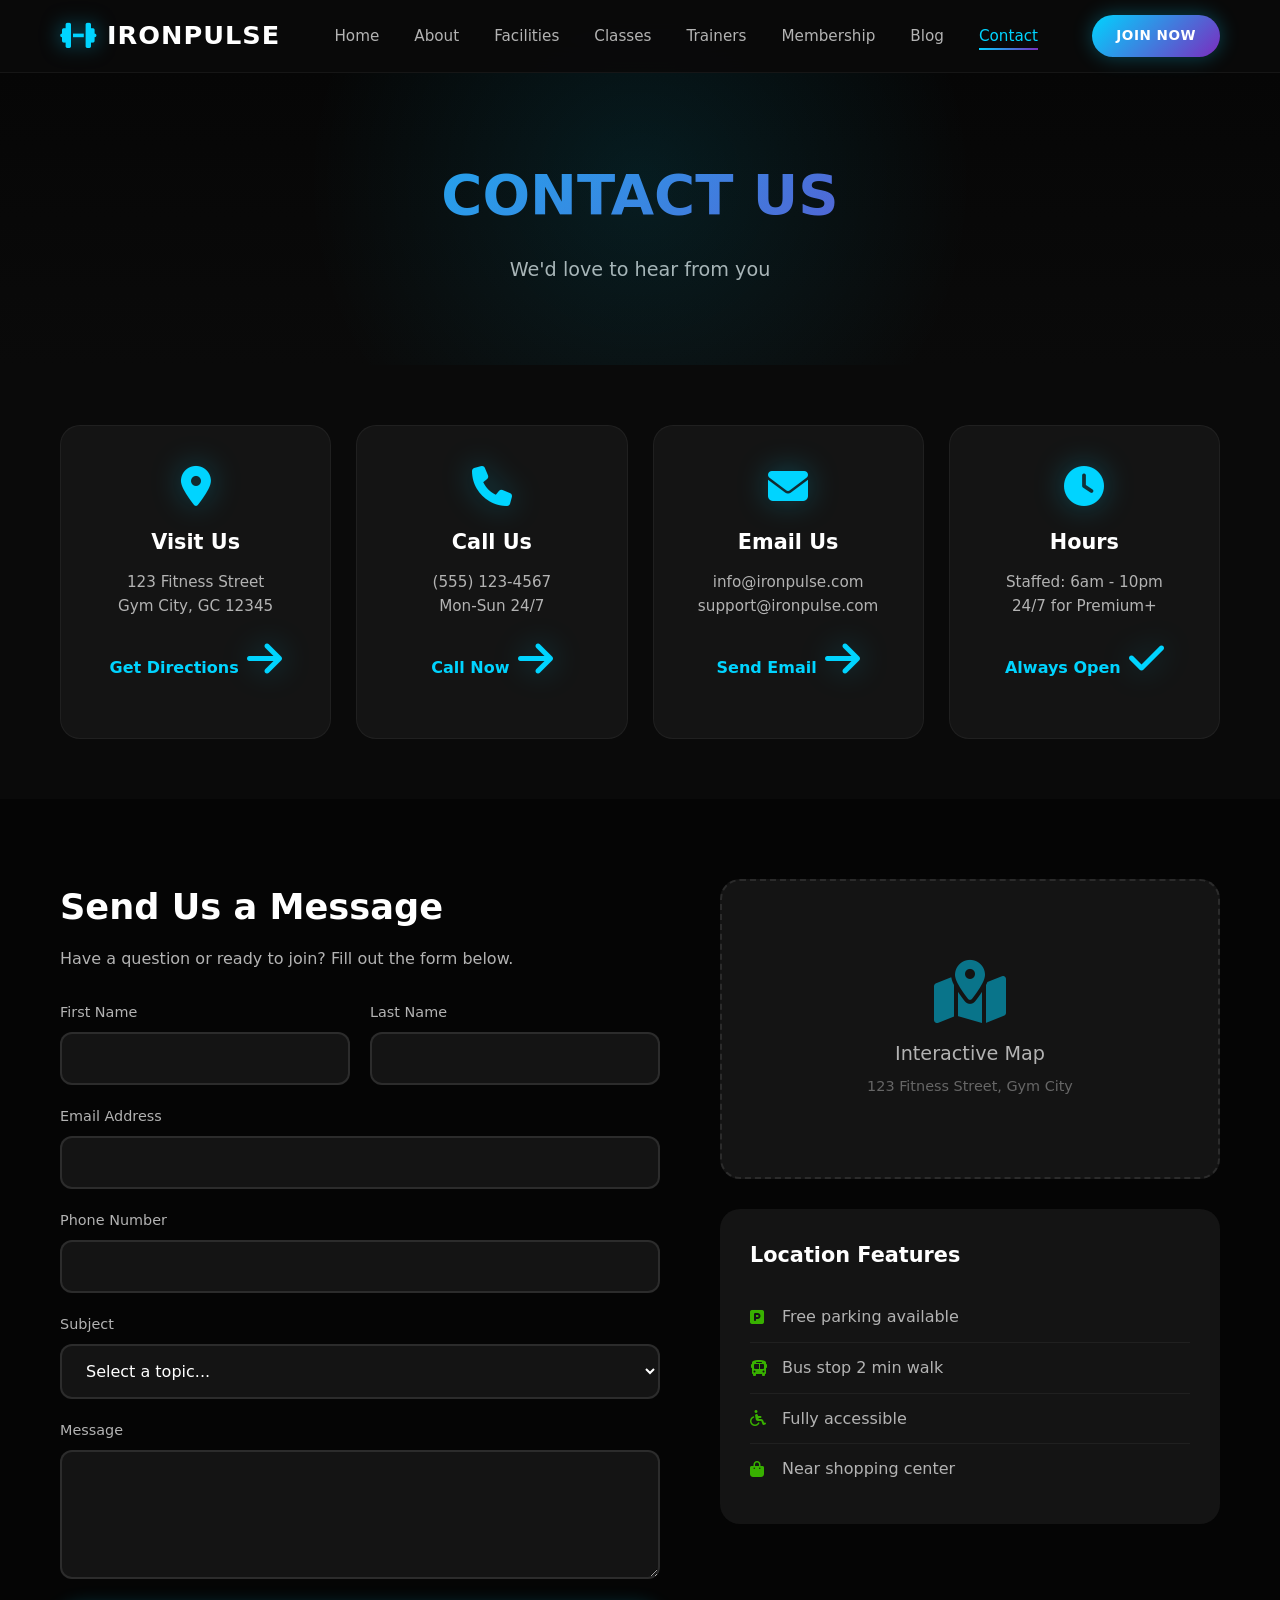
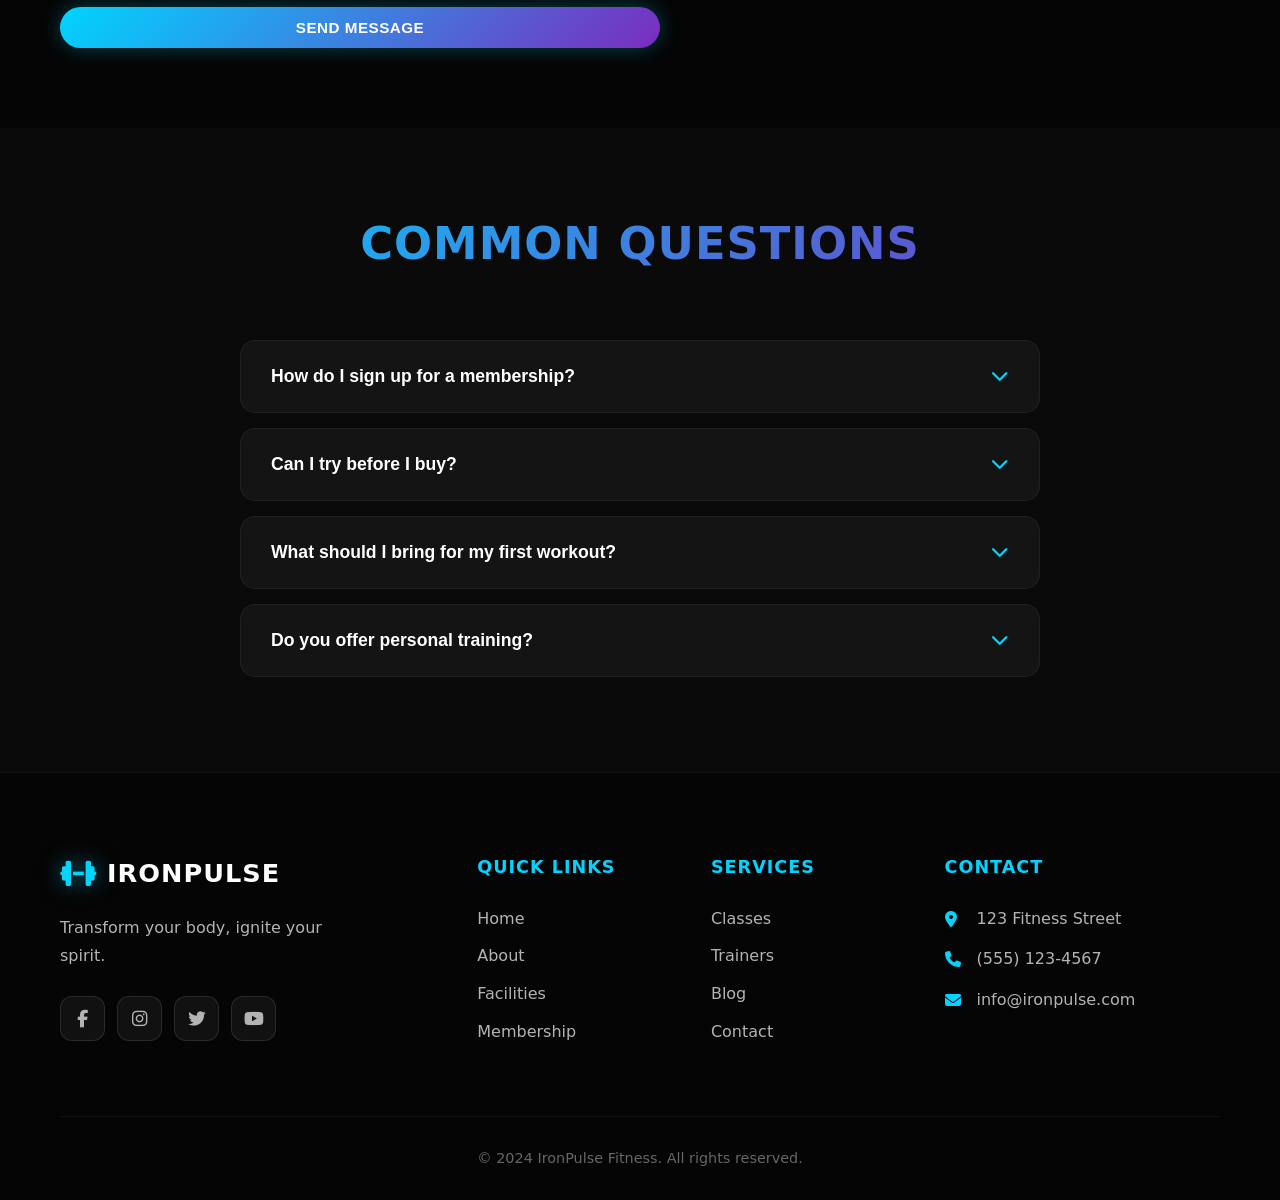
<file: contact.html>
<!DOCTYPE html>
<html lang="en">
<head>
    <meta charset="UTF-8">
    <meta name="viewport" content="width=device-width, initial-scale=1.0">
    <title>Contact - IronPulse Fitness</title>
    <link rel="stylesheet" href="styles.css">
    <link rel="stylesheet" href="https://cdnjs.cloudflare.com/ajax/libs/font-awesome/6.4.0/css/all.min.css">
</head>
<body>
    <!-- Navigation -->
    <nav class="navbar" id="navbar">
        <div class="nav-container">
            <a href="index.html" class="logo">
                <i class="fas fa-dumbbell"></i>
                <span>IronPulse</span>
            </a>
            <ul class="nav-links" id="navLinks">
                <li><a href="index.html">Home</a></li>
                <li><a href="about.html">About</a></li>
                <li><a href="facilities.html">Facilities</a></li>
                <li><a href="classes.html">Classes</a></li>
                <li><a href="trainers.html">Trainers</a></li>
                <li><a href="membership.html">Membership</a></li>
                <li><a href="blog.html">Blog</a></li>
                <li><a href="contact.html" class="active">Contact</a></li>
            </ul>
            <a href="membership.html" class="btn btn-primary nav-cta">Join Now</a>
            <div class="hamburger" id="hamburger">
                <span></span>
                <span></span>
                <span></span>
            </div>
        </div>
    </nav>

    <!-- Page Header -->
    <section class="page-header">
        <div class="container">
            <h1>Contact Us</h1>
            <p>We'd love to hear from you</p>
        </div>
    </section>

    <!-- Contact Info Cards -->
    <section class="contact-cards">
        <div class="container">
            <div class="contact-cards-grid">
                <div class="contact-info-card">
                    <i class="fas fa-map-marker-alt"></i>
                    <h3>Visit Us</h3>
                    <p>123 Fitness Street<br>Gym City, GC 12345</p>
                    <a href="#" class="link-arrow">Get Directions <i class="fas fa-arrow-right"></i></a>
                </div>
                <div class="contact-info-card">
                    <i class="fas fa-phone"></i>
                    <h3>Call Us</h3>
                    <p>(555) 123-4567<br>Mon-Sun 24/7</p>
                    <a href="tel:5551234567" class="link-arrow">Call Now <i class="fas fa-arrow-right"></i></a>
                </div>
                <div class="contact-info-card">
                    <i class="fas fa-envelope"></i>
                    <h3>Email Us</h3>
                    <p>info@ironpulse.com<br>support@ironpulse.com</p>
                    <a href="mailto:info@ironpulse.com" class="link-arrow">Send Email <i class="fas fa-arrow-right"></i></a>
                </div>
                <div class="contact-info-card">
                    <i class="fas fa-clock"></i>
                    <h3>Hours</h3>
                    <p>Staffed: 6am - 10pm<br>24/7 for Premium+</p>
                    <span class="link-arrow">Always Open <i class="fas fa-check"></i></span>
                </div>
            </div>
        </div>
    </section>

    <!-- Contact Form & Map -->
    <section class="contact-main">
        <div class="container">
            <div class="contact-grid">
                <div class="contact-form-section">
                    <h2>Send Us a Message</h2>
                    <p>Have a question or ready to join? Fill out the form below.</p>
                    <form class="contact-form-large" id="contactForm">
                        <div class="form-row">
                            <div class="form-group">
                                <label for="firstName">First Name</label>
                                <input type="text" id="firstName" required>
                            </div>
                            <div class="form-group">
                                <label for="lastName">Last Name</label>
                                <input type="text" id="lastName" required>
                            </div>
                        </div>
                        <div class="form-group">
                            <label for="email">Email Address</label>
                            <input type="email" id="email" required>
                        </div>
                        <div class="form-group">
                            <label for="phone">Phone Number</label>
                            <input type="tel" id="phone">
                        </div>
                        <div class="form-group">
                            <label for="subject">Subject</label>
                            <select id="subject" required>
                                <option value="">Select a topic...</option>
                                <option value="membership">Membership Inquiry</option>
                                <option value="training">Personal Training</option>
                                <option value="tour">Schedule a Tour</option>
                                <option value="corporate">Corporate Rates</option>
                                <option value="feedback">Feedback</option>
                                <option value="other">Other</option>
                            </select>
                        </div>
                        <div class="form-group">
                            <label for="message">Message</label>
                            <textarea id="message" rows="5" required></textarea>
                        </div>
                        <button type="submit" class="btn btn-primary btn-full">Send Message</button>
                    </form>
                </div>
                <div class="map-section">
                    <div class="map-placeholder">
                        <i class="fas fa-map-marked-alt"></i>
                        <p>Interactive Map</p>
                        <span>123 Fitness Street, Gym City</span>
                    </div>
                    <div class="location-features">
                        <h3>Location Features</h3>
                        <ul>
                            <li><i class="fas fa-parking"></i> Free parking available</li>
                            <li><i class="fas fa-bus"></i> Bus stop 2 min walk</li>
                            <li><i class="fas fa-wheelchair"></i> Fully accessible</li>
                            <li><i class="fas fa-shopping-bag"></i> Near shopping center</li>
                        </ul>
                    </div>
                </div>
            </div>
        </div>
    </section>

    <!-- FAQ Accordion -->
    <section class="faq-accordion">
        <div class="container">
            <div class="section-header">
                <h2 class="section-title">Common Questions</h2>
            </div>
            <div class="accordion">
                <div class="accordion-item">
                    <button class="accordion-header">
                        <span>How do I sign up for a membership?</span>
                        <i class="fas fa-chevron-down"></i>
                    </button>
                    <div class="accordion-content">
                        <p>You can sign up online through our website, in-person at our front desk, or by calling us at (555) 123-4567. Bring a valid ID and payment method. Your membership activates immediately!</p>
                    </div>
                </div>
                <div class="accordion-item">
                    <button class="accordion-header">
                        <span>Can I try before I buy?</span>
                        <i class="fas fa-chevron-down"></i>
                    </button>
                    <div class="accordion-content">
                        <p>Absolutely! We offer a free 3-day trial pass for first-time visitors. Schedule your tour and workout trial by filling out the contact form above or calling us directly.</p>
                    </div>
                </div>
                <div class="accordion-item">
                    <button class="accordion-header">
                        <span>What should I bring for my first workout?</span>
                        <i class="fas fa-chevron-down"></i>
                    </button>
                    <div class="accordion-content">
                        <p>Bring a water bottle, towel, and comfortable workout clothes. We provide lockers with digital locks. If you forget anything, we have towels for rent and a pro shop with essentials.</p>
                    </div>
                </div>
                <div class="accordion-item">
                    <button class="accordion-header">
                        <span>Do you offer personal training?</span>
                        <i class="fas fa-chevron-down"></i>
                    </button>
                    <div class="accordion-content">
                        <p>Yes! We have 50+ certified personal trainers specializing in various areas. Premium members get 2 free sessions monthly. Visit our Trainers page to meet the team.</p>
                    </div>
                </div>
            </div>
        </div>
    </section>

    <!-- Footer -->
    <footer class="footer">
        <div class="container">
            <div class="footer-content">
                <div class="footer-brand">
                    <a href="index.html" class="logo">
                        <i class="fas fa-dumbbell"></i>
                        <span>IronPulse</span>
                    </a>
                    <p>Transform your body, ignite your spirit.</p>
                    <div class="social-links">
                        <a href="#"><i class="fab fa-facebook-f"></i></a>
                        <a href="#"><i class="fab fa-instagram"></i></a>
                        <a href="#"><i class="fab fa-twitter"></i></a>
                        <a href="#"><i class="fab fa-youtube"></i></a>
                    </div>
                </div>
                <div class="footer-links">
                    <h4>Quick Links</h4>
                    <ul>
                        <li><a href="index.html">Home</a></li>
                        <li><a href="about.html">About</a></li>
                        <li><a href="facilities.html">Facilities</a></li>
                        <li><a href="membership.html">Membership</a></li>
                    </ul>
                </div>
                <div class="footer-links">
                    <h4>Services</h4>
                    <ul>
                        <li><a href="classes.html">Classes</a></li>
                        <li><a href="trainers.html">Trainers</a></li>
                        <li><a href="blog.html">Blog</a></li>
                        <li><a href="contact.html">Contact</a></li>
                    </ul>
                </div>
                <div class="footer-contact">
                    <h4>Contact</h4>
                    <p><i class="fas fa-map-marker-alt"></i> 123 Fitness Street</p>
                    <p><i class="fas fa-phone"></i> (555) 123-4567</p>
                    <p><i class="fas fa-envelope"></i> info@ironpulse.com</p>
                </div>
            </div>
            <div class="footer-bottom">
                <p>&copy; 2024 IronPulse Fitness. All rights reserved.</p>
            </div>
        </div>
    </footer>

    <button class="back-to-top" id="backToTop">
        <i class="fas fa-arrow-up"></i>
    </button>

    <script src="script.js"></script>
</body>
</html>
</file>
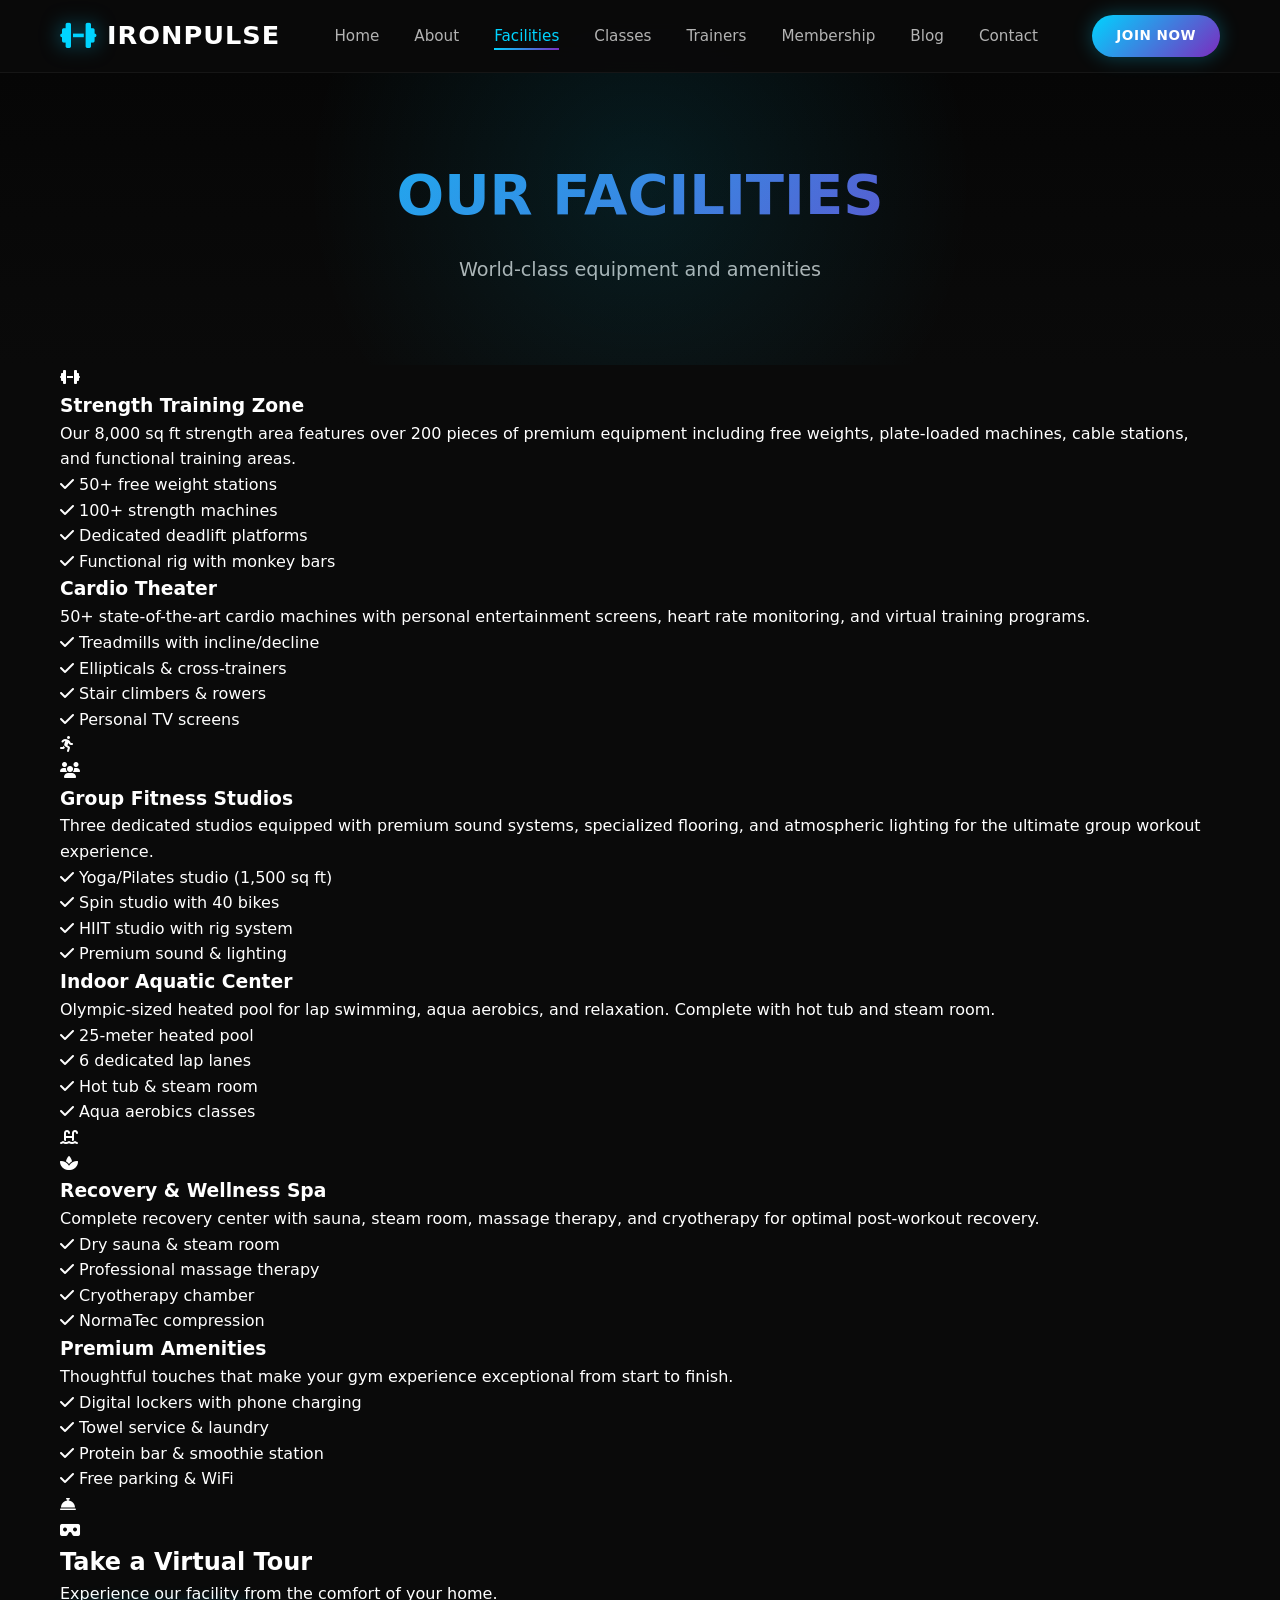
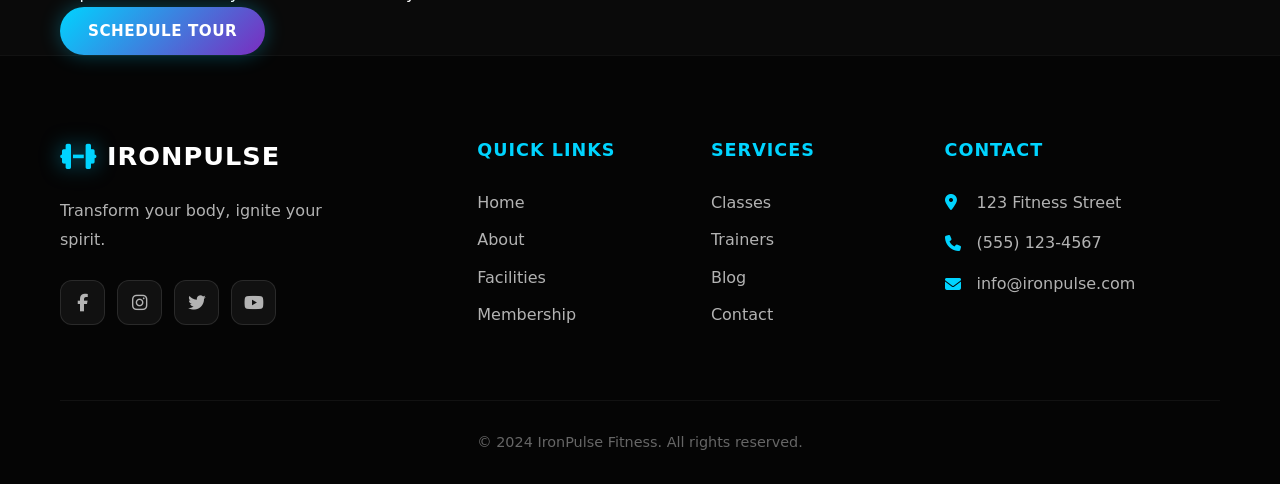
<file: facilities.html>
<!DOCTYPE html>
<html lang="en">
<head>
    <meta charset="UTF-8">
    <meta name="viewport" content="width=device-width, initial-scale=1.0">
    <title>Facilities - IronPulse Fitness</title>
    <link rel="stylesheet" href="styles.css">
    <link rel="stylesheet" href="https://cdnjs.cloudflare.com/ajax/libs/font-awesome/6.4.0/css/all.min.css">
</head>
<body>
    <!-- Navigation -->
    <nav class="navbar" id="navbar">
        <div class="nav-container">
            <a href="index.html" class="logo">
                <i class="fas fa-dumbbell"></i>
                <span>IronPulse</span>
            </a>
            <ul class="nav-links" id="navLinks">
                <li><a href="index.html">Home</a></li>
                <li><a href="about.html">About</a></li>
                <li><a href="facilities.html" class="active">Facilities</a></li>
                <li><a href="classes.html">Classes</a></li>
                <li><a href="trainers.html">Trainers</a></li>
                <li><a href="membership.html">Membership</a></li>
                <li><a href="blog.html">Blog</a></li>
                <li><a href="contact.html">Contact</a></li>
            </ul>
            <a href="membership.html" class="btn btn-primary nav-cta">Join Now</a>
            <div class="hamburger" id="hamburger">
                <span></span>
                <span></span>
                <span></span>
            </div>
        </div>
    </nav>

    <!-- Page Header -->
    <section class="page-header">
        <div class="container">
            <h1>Our Facilities</h1>
            <p>World-class equipment and amenities</p>
        </div>
    </section>

    <!-- Facilities Grid -->
    <section class="facilities-page">
        <div class="container">
            <div class="facilities-detailed">
                <div class="facility-detailed-card">
                    <div class="facility-image">
                        <i class="fas fa-dumbbell"></i>
                    </div>
                    <div class="facility-info">
                        <h3>Strength Training Zone</h3>
                        <p>Our 8,000 sq ft strength area features over 200 pieces of premium equipment including free weights, plate-loaded machines, cable stations, and functional training areas.</p>
                        <ul>
                            <li><i class="fas fa-check"></i> 50+ free weight stations</li>
                            <li><i class="fas fa-check"></i> 100+ strength machines</li>
                            <li><i class="fas fa-check"></i> Dedicated deadlift platforms</li>
                            <li><i class="fas fa-check"></i> Functional rig with monkey bars</li>
                        </ul>
                    </div>
                </div>

                <div class="facility-detailed-card reverse">
                    <div class="facility-info">
                        <h3>Cardio Theater</h3>
                        <p>50+ state-of-the-art cardio machines with personal entertainment screens, heart rate monitoring, and virtual training programs.</p>
                        <ul>
                            <li><i class="fas fa-check"></i> Treadmills with incline/decline</li>
                            <li><i class="fas fa-check"></i> Ellipticals & cross-trainers</li>
                            <li><i class="fas fa-check"></i> Stair climbers & rowers</li>
                            <li><i class="fas fa-check"></i> Personal TV screens</li>
                        </ul>
                    </div>
                    <div class="facility-image bg-cardio">
                        <i class="fas fa-running"></i>
                    </div>
                </div>

                <div class="facility-detailed-card">
                    <div class="facility-image bg-studio">
                        <i class="fas fa-users"></i>
                    </div>
                    <div class="facility-info">
                        <h3>Group Fitness Studios</h3>
                        <p>Three dedicated studios equipped with premium sound systems, specialized flooring, and atmospheric lighting for the ultimate group workout experience.</p>
                        <ul>
                            <li><i class="fas fa-check"></i> Yoga/Pilates studio (1,500 sq ft)</li>
                            <li><i class="fas fa-check"></i> Spin studio with 40 bikes</li>
                            <li><i class="fas fa-check"></i> HIIT studio with rig system</li>
                            <li><i class="fas fa-check"></i> Premium sound & lighting</li>
                        </ul>
                    </div>
                </div>

                <div class="facility-detailed-card reverse">
                    <div class="facility-info">
                        <h3>Indoor Aquatic Center</h3>
                        <p>Olympic-sized heated pool for lap swimming, aqua aerobics, and relaxation. Complete with hot tub and steam room.</p>
                        <ul>
                            <li><i class="fas fa-check"></i> 25-meter heated pool</li>
                            <li><i class="fas fa-check"></i> 6 dedicated lap lanes</li>
                            <li><i class="fas fa-check"></i> Hot tub & steam room</li>
                            <li><i class="fas fa-check"></i> Aqua aerobics classes</li>
                        </ul>
                    </div>
                    <div class="facility-image bg-pool">
                        <i class="fas fa-swimming-pool"></i>
                    </div>
                </div>

                <div class="facility-detailed-card">
                    <div class="facility-image bg-spa">
                        <i class="fas fa-spa"></i>
                    </div>
                    <div class="facility-info">
                        <h3>Recovery & Wellness Spa</h3>
                        <p>Complete recovery center with sauna, steam room, massage therapy, and cryotherapy for optimal post-workout recovery.</p>
                        <ul>
                            <li><i class="fas fa-check"></i> Dry sauna & steam room</li>
                            <li><i class="fas fa-check"></i> Professional massage therapy</li>
                            <li><i class="fas fa-check"></i> Cryotherapy chamber</li>
                            <li><i class="fas fa-check"></i> NormaTec compression</li>
                        </ul>
                    </div>
                </div>

                <div class="facility-detailed-card reverse">
                    <div class="facility-info">
                        <h3>Premium Amenities</h3>
                        <p>Thoughtful touches that make your gym experience exceptional from start to finish.</p>
                        <ul>
                            <li><i class="fas fa-check"></i> Digital lockers with phone charging</li>
                            <li><i class="fas fa-check"></i> Towel service & laundry</li>
                            <li><i class="fas fa-check"></i> Protein bar & smoothie station</li>
                            <li><i class="fas fa-check"></i> Free parking & WiFi</li>
                        </ul>
                    </div>
                    <div class="facility-image bg-amenities">
                        <i class="fas fa-concierge-bell"></i>
                    </div>
                </div>
            </div>
        </div>
    </section>

    <!-- Virtual Tour CTA -->
    <section class="virtual-tour">
        <div class="container">
            <div class="tour-box">
                <i class="fas fa-vr-cardboard"></i>
                <h2>Take a Virtual Tour</h2>
                <p>Experience our facility from the comfort of your home.</p>
                <a href="contact.html" class="btn btn-primary">Schedule Tour</a>
            </div>
        </div>
    </section>

    <!-- Footer -->
    <footer class="footer">
        <div class="container">
            <div class="footer-content">
                <div class="footer-brand">
                    <a href="index.html" class="logo">
                        <i class="fas fa-dumbbell"></i>
                        <span>IronPulse</span>
                    </a>
                    <p>Transform your body, ignite your spirit.</p>
                    <div class="social-links">
                        <a href="#"><i class="fab fa-facebook-f"></i></a>
                        <a href="#"><i class="fab fa-instagram"></i></a>
                        <a href="#"><i class="fab fa-twitter"></i></a>
                        <a href="#"><i class="fab fa-youtube"></i></a>
                    </div>
                </div>
                <div class="footer-links">
                    <h4>Quick Links</h4>
                    <ul>
                        <li><a href="index.html">Home</a></li>
                        <li><a href="about.html">About</a></li>
                        <li><a href="facilities.html">Facilities</a></li>
                        <li><a href="membership.html">Membership</a></li>
                    </ul>
                </div>
                <div class="footer-links">
                    <h4>Services</h4>
                    <ul>
                        <li><a href="classes.html">Classes</a></li>
                        <li><a href="trainers.html">Trainers</a></li>
                        <li><a href="blog.html">Blog</a></li>
                        <li><a href="contact.html">Contact</a></li>
                    </ul>
                </div>
                <div class="footer-contact">
                    <h4>Contact</h4>
                    <p><i class="fas fa-map-marker-alt"></i> 123 Fitness Street</p>
                    <p><i class="fas fa-phone"></i> (555) 123-4567</p>
                    <p><i class="fas fa-envelope"></i> info@ironpulse.com</p>
                </div>
            </div>
            <div class="footer-bottom">
                <p>&copy; 2024 IronPulse Fitness. All rights reserved.</p>
            </div>
        </div>
    </footer>

    <button class="back-to-top" id="backToTop">
        <i class="fas fa-arrow-up"></i>
    </button>

    <script src="script.js"></script>
</body>
</html>
</file>
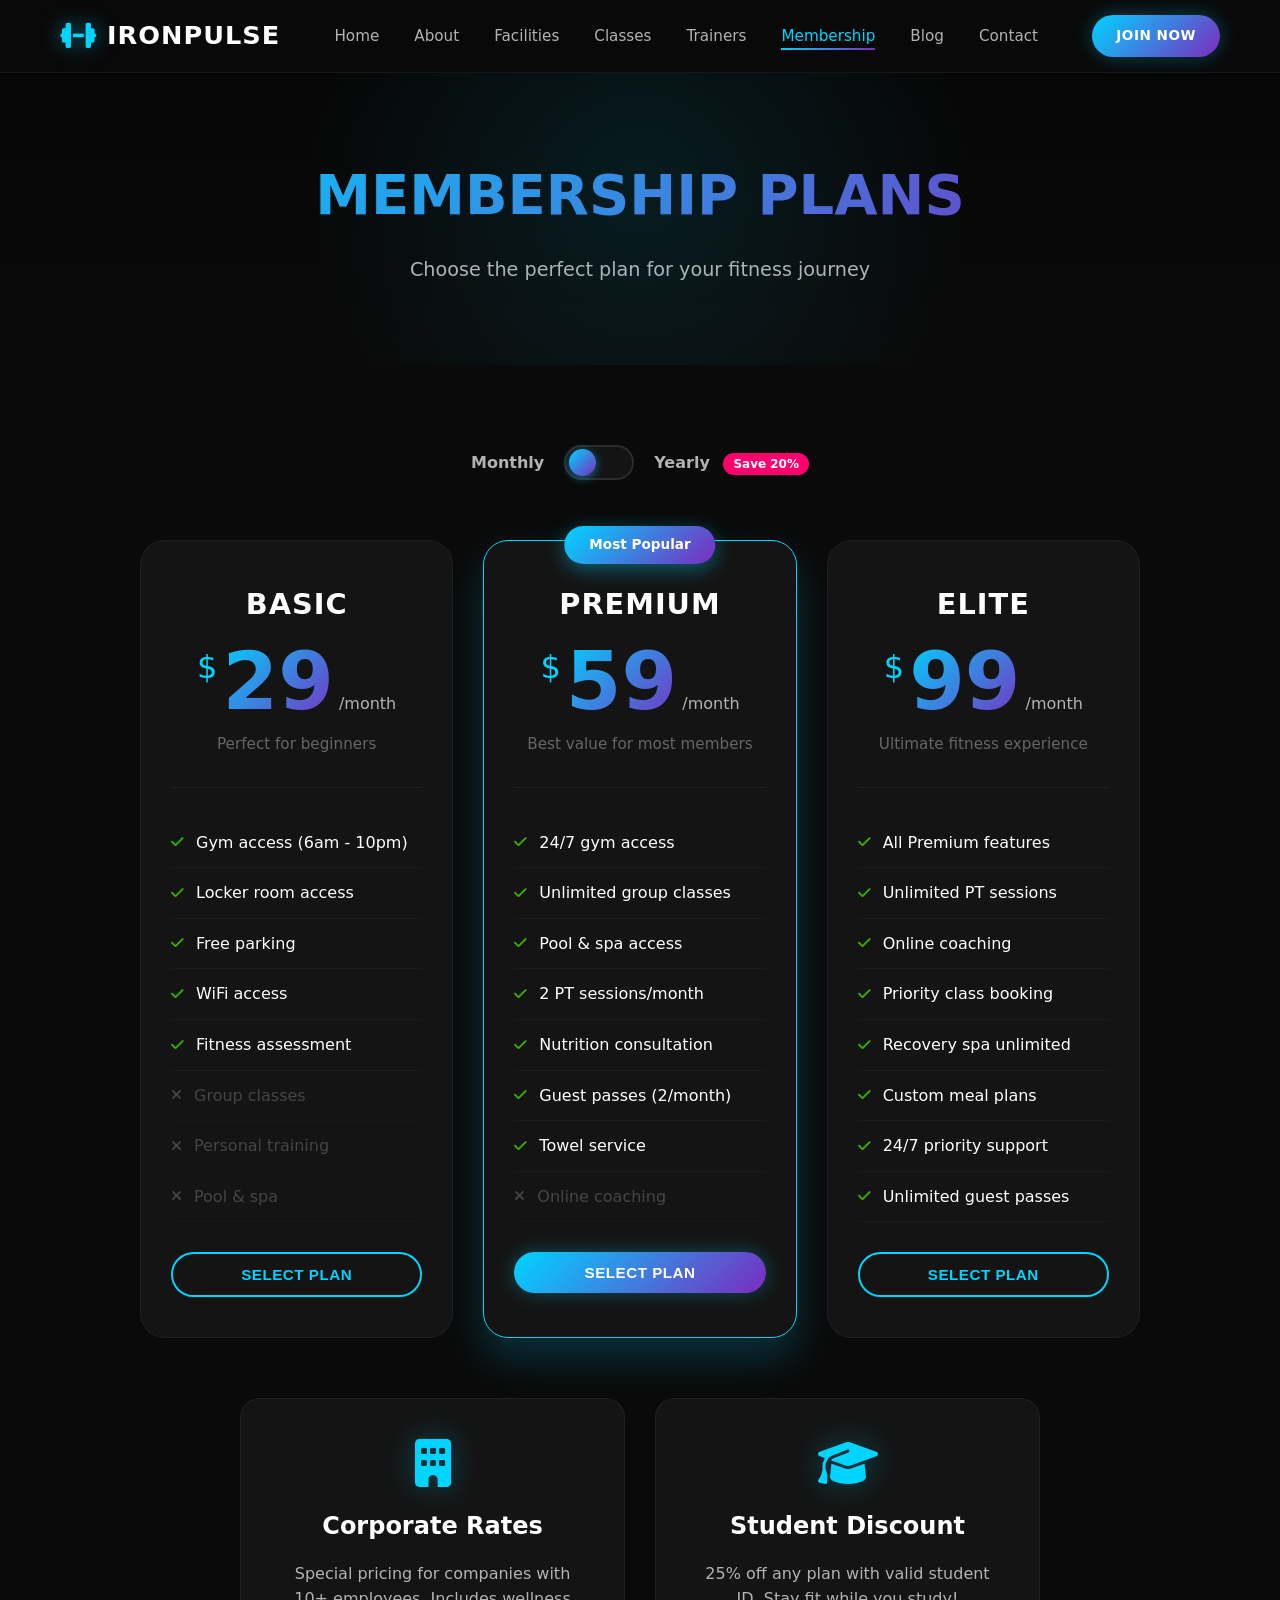
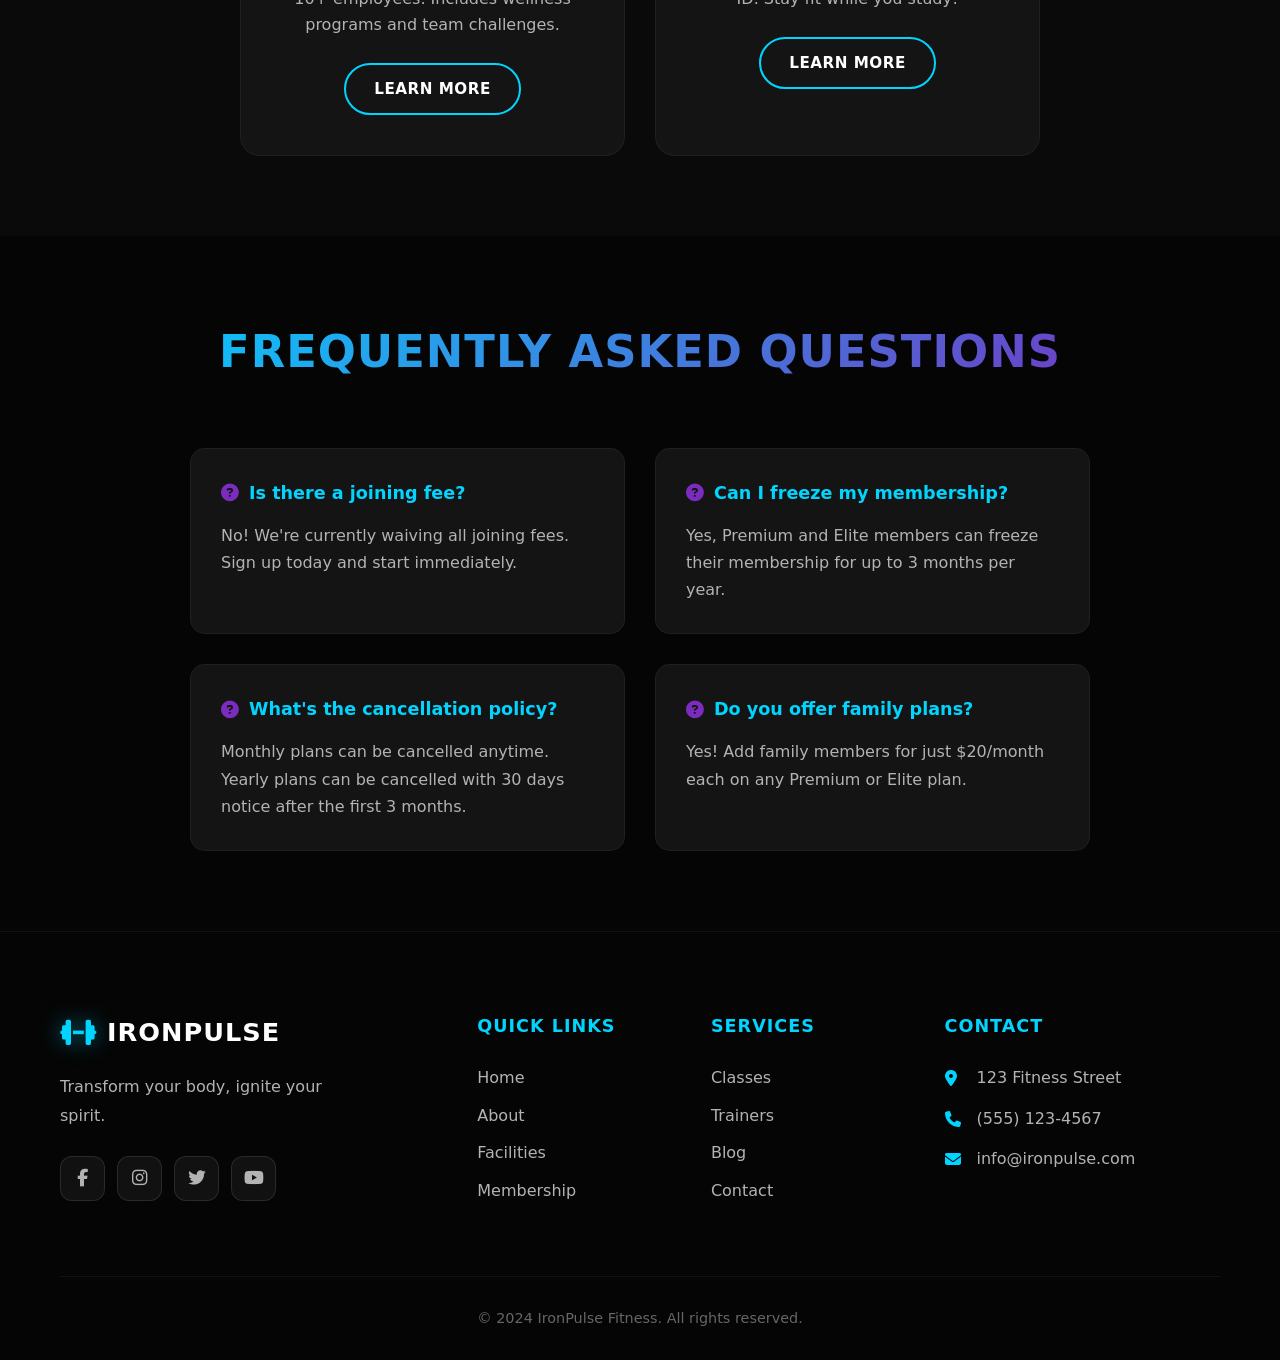
<file: membership.html>
<!DOCTYPE html>
<html lang="en">
<head>
    <meta charset="UTF-8">
    <meta name="viewport" content="width=device-width, initial-scale=1.0">
    <title>Membership - IronPulse Fitness</title>
    <link rel="stylesheet" href="styles.css">
    <link rel="stylesheet" href="https://cdnjs.cloudflare.com/ajax/libs/font-awesome/6.4.0/css/all.min.css">
</head>
<body>
    <!-- Navigation -->
    <nav class="navbar" id="navbar">
        <div class="nav-container">
            <a href="index.html" class="logo">
                <i class="fas fa-dumbbell"></i>
                <span>IronPulse</span>
            </a>
            <ul class="nav-links" id="navLinks">
                <li><a href="index.html">Home</a></li>
                <li><a href="about.html">About</a></li>
                <li><a href="facilities.html">Facilities</a></li>
                <li><a href="classes.html">Classes</a></li>
                <li><a href="trainers.html">Trainers</a></li>
                <li><a href="membership.html" class="active">Membership</a></li>
                <li><a href="blog.html">Blog</a></li>
                <li><a href="contact.html">Contact</a></li>
            </ul>
            <a href="membership.html" class="btn btn-primary nav-cta">Join Now</a>
            <div class="hamburger" id="hamburger">
                <span></span>
                <span></span>
                <span></span>
            </div>
        </div>
    </nav>

    <!-- Page Header -->
    <section class="page-header">
        <div class="container">
            <h1>Membership Plans</h1>
            <p>Choose the perfect plan for your fitness journey</p>
        </div>
    </section>

    <!-- Pricing Section -->
    <section class="pricing-page">
        <div class="container">
            <div class="pricing-toggle">
                <span class="toggle-label">Monthly</span>
                <label class="switch">
                    <input type="checkbox" id="billingToggle">
                    <span class="slider"></span>
                </label>
                <span class="toggle-label">Yearly <span class="save-badge">Save 20%</span></span>
            </div>

            <div class="pricing-grid">
                <div class="pricing-card">
                    <div class="plan-header">
                        <h3 class="plan-name">Basic</h3>
                        <div class="plan-price">
                            <span class="currency">$</span>
                            <span class="amount" data-monthly="29" data-yearly="279">29</span>
                            <span class="period">/month</span>
                        </div>
                        <p class="plan-desc">Perfect for beginners</p>
                    </div>
                    <ul class="plan-features">
                        <li><i class="fas fa-check"></i> Gym access (6am - 10pm)</li>
                        <li><i class="fas fa-check"></i> Locker room access</li>
                        <li><i class="fas fa-check"></i> Free parking</li>
                        <li><i class="fas fa-check"></i> WiFi access</li>
                        <li><i class="fas fa-check"></i> Fitness assessment</li>
                        <li class="disabled"><i class="fas fa-times"></i> Group classes</li>
                        <li class="disabled"><i class="fas fa-times"></i> Personal training</li>
                        <li class="disabled"><i class="fas fa-times"></i> Pool & spa</li>
                    </ul>
                    <button class="btn btn-outline btn-full">Select Plan</button>
                </div>

                <div class="pricing-card featured">
                    <div class="popular-badge">Most Popular</div>
                    <div class="plan-header">
                        <h3 class="plan-name">Premium</h3>
                        <div class="plan-price">
                            <span class="currency">$</span>
                            <span class="amount" data-monthly="59" data-yearly="567">59</span>
                            <span class="period">/month</span>
                        </div>
                        <p class="plan-desc">Best value for most members</p>
                    </div>
                    <ul class="plan-features">
                        <li><i class="fas fa-check"></i> 24/7 gym access</li>
                        <li><i class="fas fa-check"></i> Unlimited group classes</li>
                        <li><i class="fas fa-check"></i> Pool & spa access</li>
                        <li><i class="fas fa-check"></i> 2 PT sessions/month</li>
                        <li><i class="fas fa-check"></i> Nutrition consultation</li>
                        <li><i class="fas fa-check"></i> Guest passes (2/month)</li>
                        <li><i class="fas fa-check"></i> Towel service</li>
                        <li class="disabled"><i class="fas fa-times"></i> Online coaching</li>
                    </ul>
                    <button class="btn btn-primary btn-full">Select Plan</button>
                </div>

                <div class="pricing-card">
                    <div class="plan-header">
                        <h3 class="plan-name">Elite</h3>
                        <div class="plan-price">
                            <span class="currency">$</span>
                            <span class="amount" data-monthly="99" data-yearly="950">99</span>
                            <span class="period">/month</span>
                        </div>
                        <p class="plan-desc">Ultimate fitness experience</p>
                    </div>
                    <ul class="plan-features">
                        <li><i class="fas fa-check"></i> All Premium features</li>
                        <li><i class="fas fa-check"></i> Unlimited PT sessions</li>
                        <li><i class="fas fa-check"></i> Online coaching</li>
                        <li><i class="fas fa-check"></i> Priority class booking</li>
                        <li><i class="fas fa-check"></i> Recovery spa unlimited</li>
                        <li><i class="fas fa-check"></i> Custom meal plans</li>
                        <li><i class="fas fa-check"></i> 24/7 priority support</li>
                        <li><i class="fas fa-check"></i> Unlimited guest passes</li>
                    </ul>
                    <button class="btn btn-outline btn-full">Select Plan</button>
                </div>
            </div>

            <!-- Corporate & Student -->
            <div class="special-plans">
                <div class="special-plan-card">
                    <i class="fas fa-building"></i>
                    <h3>Corporate Rates</h3>
                    <p>Special pricing for companies with 10+ employees. Includes wellness programs and team challenges.</p>
                    <a href="contact.html" class="btn btn-secondary">Learn More</a>
                </div>
                <div class="special-plan-card">
                    <i class="fas fa-graduation-cap"></i>
                    <h3>Student Discount</h3>
                    <p>25% off any plan with valid student ID. Stay fit while you study!</p>
                    <a href="contact.html" class="btn btn-secondary">Learn More</a>
                </div>
            </div>
        </div>
    </section>

    <!-- FAQ Section -->
    <section class="faq">
        <div class="container">
            <div class="section-header">
                <h2 class="section-title">Frequently Asked Questions</h2>
            </div>
            <div class="faq-grid">
                <div class="faq-item">
                    <h4><i class="fas fa-question-circle"></i> Is there a joining fee?</h4>
                    <p>No! We're currently waiving all joining fees. Sign up today and start immediately.</p>
                </div>
                <div class="faq-item">
                    <h4><i class="fas fa-question-circle"></i> Can I freeze my membership?</h4>
                    <p>Yes, Premium and Elite members can freeze their membership for up to 3 months per year.</p>
                </div>
                <div class="faq-item">
                    <h4><i class="fas fa-question-circle"></i> What's the cancellation policy?</h4>
                    <p>Monthly plans can be cancelled anytime. Yearly plans can be cancelled with 30 days notice after the first 3 months.</p>
                </div>
                <div class="faq-item">
                    <h4><i class="fas fa-question-circle"></i> Do you offer family plans?</h4>
                    <p>Yes! Add family members for just $20/month each on any Premium or Elite plan.</p>
                </div>
            </div>
        </div>
    </section>

    <!-- Footer -->
    <footer class="footer">
        <div class="container">
            <div class="footer-content">
                <div class="footer-brand">
                    <a href="index.html" class="logo">
                        <i class="fas fa-dumbbell"></i>
                        <span>IronPulse</span>
                    </a>
                    <p>Transform your body, ignite your spirit.</p>
                    <div class="social-links">
                        <a href="#"><i class="fab fa-facebook-f"></i></a>
                        <a href="#"><i class="fab fa-instagram"></i></a>
                        <a href="#"><i class="fab fa-twitter"></i></a>
                        <a href="#"><i class="fab fa-youtube"></i></a>
                    </div>
                </div>
                <div class="footer-links">
                    <h4>Quick Links</h4>
                    <ul>
                        <li><a href="index.html">Home</a></li>
                        <li><a href="about.html">About</a></li>
                        <li><a href="facilities.html">Facilities</a></li>
                        <li><a href="membership.html">Membership</a></li>
                    </ul>
                </div>
                <div class="footer-links">
                    <h4>Services</h4>
                    <ul>
                        <li><a href="classes.html">Classes</a></li>
                        <li><a href="trainers.html">Trainers</a></li>
                        <li><a href="blog.html">Blog</a></li>
                        <li><a href="contact.html">Contact</a></li>
                    </ul>
                </div>
                <div class="footer-contact">
                    <h4>Contact</h4>
                    <p><i class="fas fa-map-marker-alt"></i> 123 Fitness Street</p>
                    <p><i class="fas fa-phone"></i> (555) 123-4567</p>
                    <p><i class="fas fa-envelope"></i> info@ironpulse.com</p>
                </div>
            </div>
            <div class="footer-bottom">
                <p>&copy; 2024 IronPulse Fitness. All rights reserved.</p>
            </div>
        </div>
    </footer>

    <button class="back-to-top" id="backToTop">
        <i class="fas fa-arrow-up"></i>
    </button>

    <script src="script.js"></script>
</body>
</html>
</file>
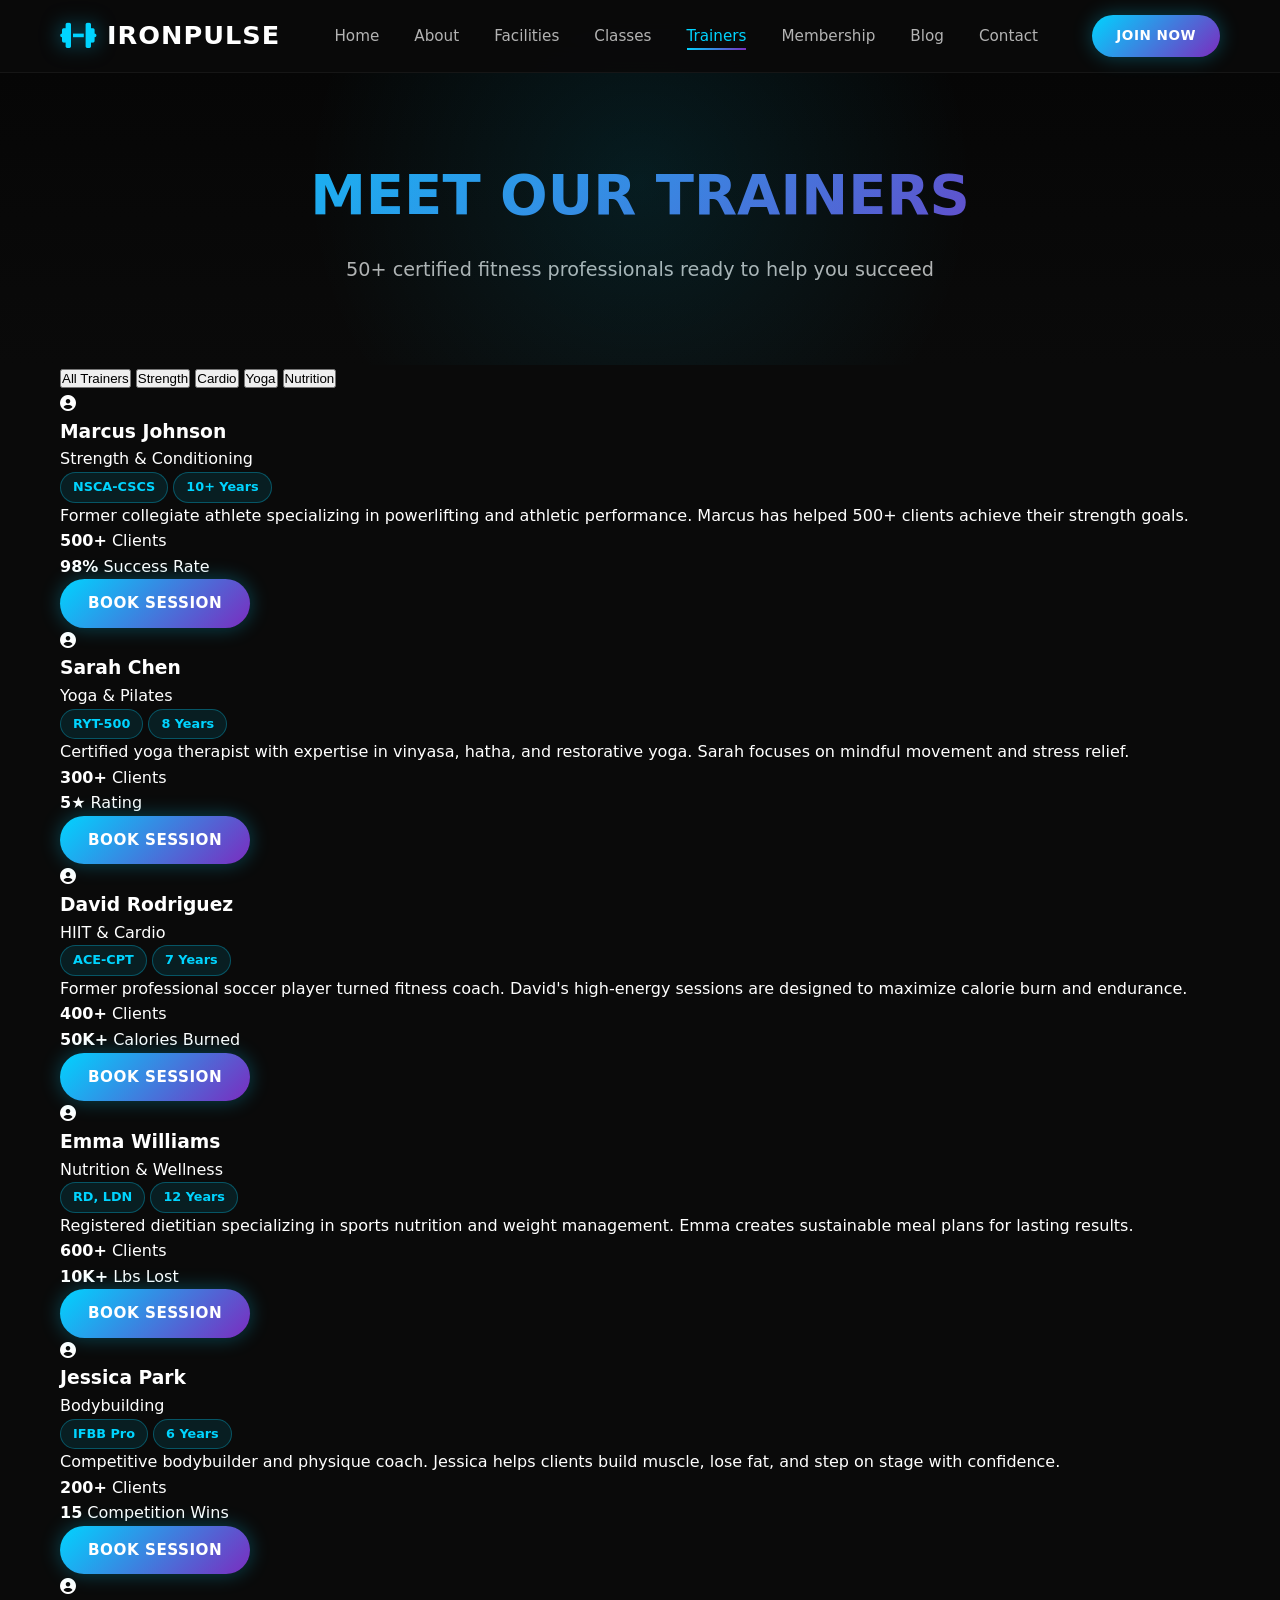
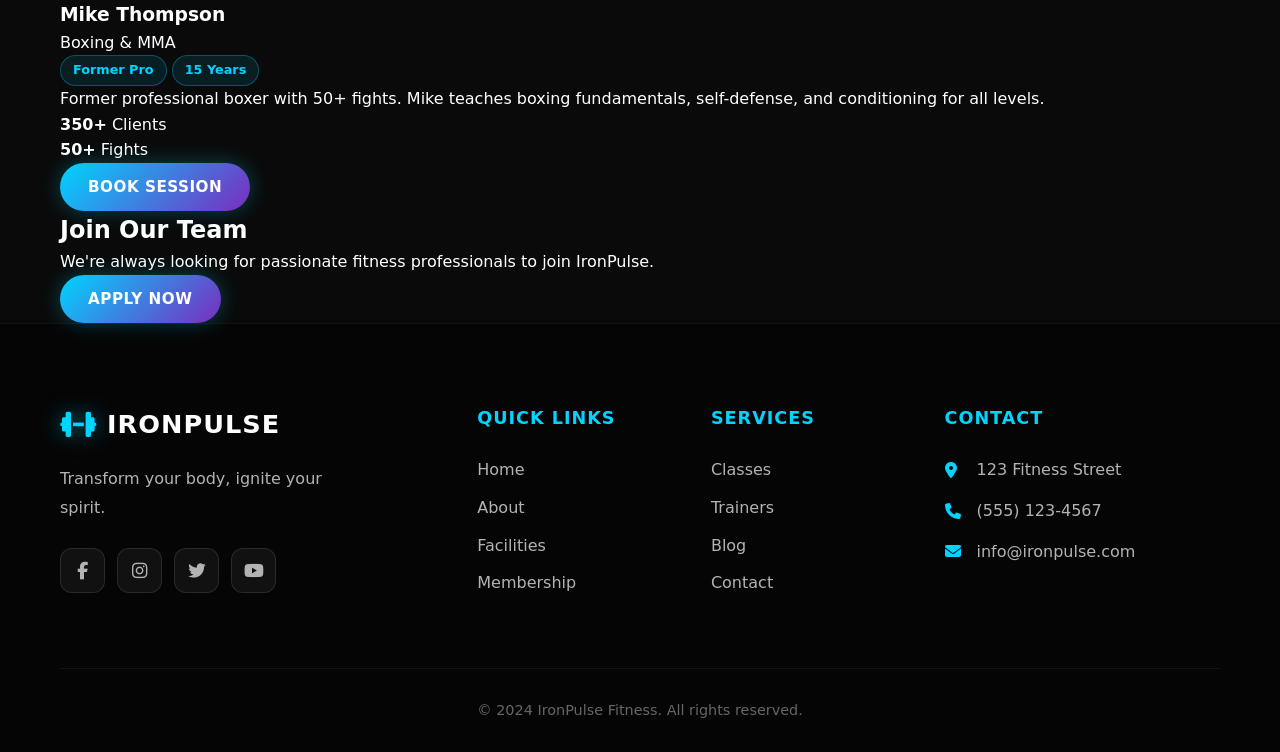
<file: trainers.html>
<!DOCTYPE html>
<html lang="en">
<head>
    <meta charset="UTF-8">
    <meta name="viewport" content="width=device-width, initial-scale=1.0">
    <title>Trainers - IronPulse Fitness</title>
    <link rel="stylesheet" href="styles.css">
    <link rel="stylesheet" href="https://cdnjs.cloudflare.com/ajax/libs/font-awesome/6.4.0/css/all.min.css">
</head>
<body>
    <!-- Navigation -->
    <nav class="navbar" id="navbar">
        <div class="nav-container">
            <a href="index.html" class="logo">
                <i class="fas fa-dumbbell"></i>
                <span>IronPulse</span>
            </a>
            <ul class="nav-links" id="navLinks">
                <li><a href="index.html">Home</a></li>
                <li><a href="about.html">About</a></li>
                <li><a href="facilities.html">Facilities</a></li>
                <li><a href="classes.html">Classes</a></li>
                <li><a href="trainers.html" class="active">Trainers</a></li>
                <li><a href="membership.html">Membership</a></li>
                <li><a href="blog.html">Blog</a></li>
                <li><a href="contact.html">Contact</a></li>
            </ul>
            <a href="membership.html" class="btn btn-primary nav-cta">Join Now</a>
            <div class="hamburger" id="hamburger">
                <span></span>
                <span></span>
                <span></span>
            </div>
        </div>
    </nav>

    <!-- Page Header -->
    <section class="page-header">
        <div class="container">
            <h1>Meet Our Trainers</h1>
            <p>50+ certified fitness professionals ready to help you succeed</p>
        </div>
    </section>

    <!-- Trainer Filter -->
    <section class="trainer-filter">
        <div class="container">
            <div class="filter-buttons">
                <button class="filter-btn active" data-filter="all">All Trainers</button>
                <button class="filter-btn" data-filter="strength">Strength</button>
                <button class="filter-btn" data-filter="cardio">Cardio</button>
                <button class="filter-btn" data-filter="yoga">Yoga</button>
                <button class="filter-btn" data-filter="nutrition">Nutrition</button>
            </div>
        </div>
    </section>

    <!-- Trainers Grid -->
    <section class="trainers-page">
        <div class="container">
            <div class="trainers-detailed-grid">
                <div class="trainer-detailed-card" data-category="strength">
                    <div class="trainer-photo">
                        <i class="fas fa-user-circle"></i>
                    </div>
                    <div class="trainer-info">
                        <h3>Marcus Johnson</h3>
                        <p class="trainer-specialty">Strength & Conditioning</p>
                        <div class="trainer-credentials">
                            <span class="badge">NSCA-CSCS</span>
                            <span class="badge">10+ Years</span>
                        </div>
                        <p>Former collegiate athlete specializing in powerlifting and athletic performance. Marcus has helped 500+ clients achieve their strength goals.</p>
                        <div class="trainer-stats">
                            <div><strong>500+</strong> Clients</div>
                            <div><strong>98%</strong> Success Rate</div>
                        </div>
                        <a href="contact.html" class="btn btn-primary">Book Session</a>
                    </div>
                </div>

                <div class="trainer-detailed-card" data-category="yoga">
                    <div class="trainer-photo bg-yoga">
                        <i class="fas fa-user-circle"></i>
                    </div>
                    <div class="trainer-info">
                        <h3>Sarah Chen</h3>
                        <p class="trainer-specialty">Yoga & Pilates</p>
                        <div class="trainer-credentials">
                            <span class="badge">RYT-500</span>
                            <span class="badge">8 Years</span>
                        </div>
                        <p>Certified yoga therapist with expertise in vinyasa, hatha, and restorative yoga. Sarah focuses on mindful movement and stress relief.</p>
                        <div class="trainer-stats">
                            <div><strong>300+</strong> Clients</div>
                            <div><strong>5★</strong> Rating</div>
                        </div>
                        <a href="contact.html" class="btn btn-primary">Book Session</a>
                    </div>
                </div>

                <div class="trainer-detailed-card" data-category="cardio">
                    <div class="trainer-photo bg-cardio">
                        <i class="fas fa-user-circle"></i>
                    </div>
                    <div class="trainer-info">
                        <h3>David Rodriguez</h3>
                        <p class="trainer-specialty">HIIT & Cardio</p>
                        <div class="trainer-credentials">
                            <span class="badge">ACE-CPT</span>
                            <span class="badge">7 Years</span>
                        </div>
                        <p>Former professional soccer player turned fitness coach. David's high-energy sessions are designed to maximize calorie burn and endurance.</p>
                        <div class="trainer-stats">
                            <div><strong>400+</strong> Clients</div>
                            <div><strong>50K+</strong> Calories Burned</div>
                        </div>
                        <a href="contact.html" class="btn btn-primary">Book Session</a>
                    </div>
                </div>

                <div class="trainer-detailed-card" data-category="nutrition">
                    <div class="trainer-photo bg-nutrition">
                        <i class="fas fa-user-circle"></i>
                    </div>
                    <div class="trainer-info">
                        <h3>Emma Williams</h3>
                        <p class="trainer-specialty">Nutrition & Wellness</p>
                        <div class="trainer-credentials">
                            <span class="badge">RD, LDN</span>
                            <span class="badge">12 Years</span>
                        </div>
                        <p>Registered dietitian specializing in sports nutrition and weight management. Emma creates sustainable meal plans for lasting results.</p>
                        <div class="trainer-stats">
                            <div><strong>600+</strong> Clients</div>
                            <div><strong>10K+</strong> Lbs Lost</div>
                        </div>
                        <a href="contact.html" class="btn btn-primary">Book Session</a>
                    </div>
                </div>

                <div class="trainer-detailed-card" data-category="strength">
                    <div class="trainer-photo bg-power">
                        <i class="fas fa-user-circle"></i>
                    </div>
                    <div class="trainer-info">
                        <h3>Jessica Park</h3>
                        <p class="trainer-specialty">Bodybuilding</p>
                        <div class="trainer-credentials">
                            <span class="badge">IFBB Pro</span>
                            <span class="badge">6 Years</span>
                        </div>
                        <p>Competitive bodybuilder and physique coach. Jessica helps clients build muscle, lose fat, and step on stage with confidence.</p>
                        <div class="trainer-stats">
                            <div><strong>200+</strong> Clients</div>
                            <div><strong>15</strong> Competition Wins</div>
                        </div>
                        <a href="contact.html" class="btn btn-primary">Book Session</a>
                    </div>
                </div>

                <div class="trainer-detailed-card" data-category="cardio">
                    <div class="trainer-photo bg-boxing">
                        <i class="fas fa-user-circle"></i>
                    </div>
                    <div class="trainer-info">
                        <h3>Mike Thompson</h3>
                        <p class="trainer-specialty">Boxing & MMA</p>
                        <div class="trainer-credentials">
                            <span class="badge">Former Pro</span>
                            <span class="badge">15 Years</span>
                        </div>
                        <p>Former professional boxer with 50+ fights. Mike teaches boxing fundamentals, self-defense, and conditioning for all levels.</p>
                        <div class="trainer-stats">
                            <div><strong>350+</strong> Clients</div>
                            <div><strong>50+</strong> Fights</div>
                        </div>
                        <a href="contact.html" class="btn btn-primary">Book Session</a>
                    </div>
                </div>
            </div>
        </div>
    </section>

    <!-- Become a Trainer -->
    <section class="career-cta">
        <div class="container">
            <div class="career-box">
                <h2>Join Our Team</h2>
                <p>We're always looking for passionate fitness professionals to join IronPulse.</p>
                <a href="contact.html" class="btn btn-primary">Apply Now</a>
            </div>
        </div>
    </section>

    <!-- Footer -->
    <footer class="footer">
        <div class="container">
            <div class="footer-content">
                <div class="footer-brand">
                    <a href="index.html" class="logo">
                        <i class="fas fa-dumbbell"></i>
                        <span>IronPulse</span>
                    </a>
                    <p>Transform your body, ignite your spirit.</p>
                    <div class="social-links">
                        <a href="#"><i class="fab fa-facebook-f"></i></a>
                        <a href="#"><i class="fab fa-instagram"></i></a>
                        <a href="#"><i class="fab fa-twitter"></i></a>
                        <a href="#"><i class="fab fa-youtube"></i></a>
                    </div>
                </div>
                <div class="footer-links">
                    <h4>Quick Links</h4>
                    <ul>
                        <li><a href="index.html">Home</a></li>
                        <li><a href="about.html">About</a></li>
                        <li><a href="facilities.html">Facilities</a></li>
                        <li><a href="membership.html">Membership</a></li>
                    </ul>
                </div>
                <div class="footer-links">
                    <h4>Services</h4>
                    <ul>
                        <li><a href="classes.html">Classes</a></li>
                        <li><a href="trainers.html">Trainers</a></li>
                        <li><a href="blog.html">Blog</a></li>
                        <li><a href="contact.html">Contact</a></li>
                    </ul>
                </div>
                <div class="footer-contact">
                    <h4>Contact</h4>
                    <p><i class="fas fa-map-marker-alt"></i> 123 Fitness Street</p>
                    <p><i class="fas fa-phone"></i> (555) 123-4567</p>
                    <p><i class="fas fa-envelope"></i> info@ironpulse.com</p>
                </div>
            </div>
            <div class="footer-bottom">
                <p>&copy; 2024 IronPulse Fitness. All rights reserved.</p>
            </div>
        </div>
    </footer>

    <button class="back-to-top" id="backToTop">
        <i class="fas fa-arrow-up"></i>
    </button>

    <script src="script.js"></script>
</body>
</html>
</file>
<file: styles.css>
/* ==========================================
   CSS VARIABLES - NEW COLOR SCHEME
   ========================================== */
:root {
    /* Primary Colors - Electric Blue & Neon */
    --primary-color: #00d4ff;
    --primary-dark: #00a8cc;
    --primary-light: #7ee8fa;
    
    /* Secondary Colors - Deep Purple */
    --secondary-color: #7b2cbf;
    --secondary-dark: #5a189a;
    --secondary-light: #9d4edd;
    
    /* Accent Colors - Neon Pink & Green */
    --accent-color: #ff006e;
    --accent-green: #38b000;
    --accent-yellow: #ffbe0b;
    
    /* Background Colors - Dark Theme */
    --bg-dark: #0a0a0a;
    --bg-darker: #050505;
    --bg-card: #141414;
    --bg-hover: #1f1f1f;
    
    /* Text Colors */
    --text-primary: #ffffff;
    --text-secondary: #b3b3b3;
    --text-muted: #666666;
    
    /* Gradients */
    --gradient-primary: linear-gradient(135deg, var(--primary-color), var(--secondary-color));
    --gradient-accent: linear-gradient(135deg, var(--accent-color), var(--accent-yellow));
    
    /* Shadows & Effects */
    --shadow-glow: 0 0 20px rgba(0, 212, 255, 0.3);
    --shadow-card: 0 10px 30px rgba(0, 0, 0, 0.5);
    
    /* Transitions */
    --transition: all 0.3s ease;
}

/* ==========================================
   RESET & BASE
   ========================================== */
* {
    margin: 0;
    padding: 0;
    box-sizing: border-box;
}

html {
    scroll-behavior: smooth;
}

body {
    font-family: 'Segoe UI', system-ui, -apple-system, sans-serif;
    background-color: var(--bg-dark);
    color: var(--text-primary);
    line-height: 1.6;
    overflow-x: hidden;
}

.container {
    max-width: 1200px;
    margin: 0 auto;
    padding: 0 20px;
}

a {
    text-decoration: none;
    color: inherit;
}

ul {
    list-style: none;
}

img {
    max-width: 100%;
    height: auto;
}

/* ==========================================
   BUTTONS
   ========================================== */
.btn {
    display: inline-flex;
    align-items: center;
    justify-content: center;
    gap: 8px;
    padding: 12px 28px;
    border-radius: 50px;
    font-weight: 600;
    font-size: 0.95rem;
    text-transform: uppercase;
    letter-spacing: 0.5px;
    transition: var(--transition);
    cursor: pointer;
    border: none;
    position: relative;
    overflow: hidden;
}

.btn::before {
    content: '';
    position: absolute;
    top: 0;
    left: -100%;
    width: 100%;
    height: 100%;
    background: linear-gradient(90deg, transparent, rgba(255,255,255,0.2), transparent);
    transition: 0.5s;
}

.btn:hover::before {
    left: 100%;
}

.btn-primary {
    background: var(--gradient-primary);
    color: var(--text-primary);
    box-shadow: var(--shadow-glow);
}

.btn-primary:hover {
    transform: translateY(-3px);
    box-shadow: 0 10px 30px rgba(0, 212, 255, 0.4);
}

.btn-secondary {
    background: transparent;
    color: var(--text-primary);
    border: 2px solid var(--primary-color);
}

.btn-secondary:hover {
    background: var(--primary-color);
    transform: translateY(-3px);
}

.btn-outline {
    background: transparent;
    color: var(--primary-color);
    border: 2px solid var(--primary-color);
}

.btn-outline:hover {
    background: var(--primary-color);
    color: var(--bg-dark);
}

.btn-sm {
    padding: 8px 20px;
    font-size: 0.85rem;
}

.btn-lg {
    padding: 16px 40px;
    font-size: 1.1rem;
}

.btn-full {
    width: 100%;
}

/* ==========================================
   NAVIGATION
   ========================================== */
.navbar {
    position: fixed;
    top: 0;
    left: 0;
    right: 0;
    z-index: 1000;
    background: rgba(10, 10, 10, 0.95);
    backdrop-filter: blur(20px);
    border-bottom: 1px solid rgba(255, 255, 255, 0.05);
    padding: 15px 0;
    transition: var(--transition);
}

.navbar.scrolled {
    padding: 10px 0;
    background: rgba(10, 10, 10, 0.98);
}

.nav-container {
    max-width: 1200px;
    margin: 0 auto;
    padding: 0 20px;
    display: flex;
    justify-content: space-between;
    align-items: center;
}

.logo {
    display: flex;
    align-items: center;
    gap: 10px;
    font-size: 1.6rem;
    font-weight: 800;
    color: var(--text-primary);
    text-transform: uppercase;
    letter-spacing: 1px;
}

.logo i {
    color: var(--primary-color);
    font-size: 1.8rem;
    filter: drop-shadow(0 0 10px rgba(0, 212, 255, 0.5));
}

.nav-links {
    display: flex;
    align-items: center;
    gap: 35px;
}

.nav-links a {
    color: var(--text-secondary);
    font-weight: 500;
    font-size: 0.95rem;
    transition: var(--transition);
    position: relative;
}

.nav-links a::after {
    content: '';
    position: absolute;
    bottom: -5px;
    left: 0;
    width: 0;
    height: 2px;
    background: var(--gradient-primary);
    transition: var(--transition);
}

.nav-links a:hover,
.nav-links a.active {
    color: var(--primary-color);
}

.nav-links a:hover::after,
.nav-links a.active::after {
    width: 100%;
}

.nav-cta {
    padding: 10px 24px;
    font-size: 0.85rem;
}

.hamburger {
    display: none;
    flex-direction: column;
    gap: 5px;
    cursor: pointer;
    padding: 5px;
}

.hamburger span {
    width: 28px;
    height: 2px;
    background: var(--text-primary);
    transition: var(--transition);
    border-radius: 2px;
}

/* ==========================================
   SECTION HEADERS
   ========================================== */
.section-header {
    text-align: center;
    margin-bottom: 60px;
}

.section-title {
    font-size: 2.8rem;
    font-weight: 800;
    text-transform: uppercase;
    margin-bottom: 15px;
    background: var(--gradient-primary);
    -webkit-background-clip: text;
    -webkit-text-fill-color: transparent;
    background-clip: text;
    letter-spacing: 1px;
}

.section-subtitle {
    color: var(--text-secondary);
    font-size: 1.1rem;
    max-width: 600px;
    margin: 0 auto;
}

/* ==========================================
   PAGE HEADER
   ========================================== */
.page-header {
    padding: 150px 0 80px;
    text-align: center;
    background: linear-gradient(180deg, var(--bg-darker) 0%, var(--bg-dark) 100%);
    position: relative;
    overflow: hidden;
}

.page-header::before {
    content: '';
    position: absolute;
    top: 0;
    left: 0;
    right: 0;
    bottom: 0;
    background: radial-gradient(circle at 50% 50%, rgba(0, 212, 255, 0.1) 0%, transparent 50%);
    pointer-events: none;
}

.page-header h1 {
    font-size: 3.5rem;
    font-weight: 900;
    text-transform: uppercase;
    margin-bottom: 15px;
    background: var(--gradient-primary);
    -webkit-background-clip: text;
    -webkit-text-fill-color: transparent;
    background-clip: text;
}

.page-header p {
    color: var(--text-secondary);
    font-size: 1.2rem;
}


.link-arrow {
    display: inline-flex;
    align-items: center;
    gap: 8px;
    color: var(--primary-color);
    font-weight: 600;
    transition: var(--transition);
}

.link-arrow:hover {
    gap: 12px;
    color: var(--primary-light);
}


.badge {
    display: inline-block;
    padding: 4px 12px;
    background: rgba(0, 212, 255, 0.1);
    color: var(--primary-color);
    border-radius: 20px;
    font-size: 0.8rem;
    font-weight: 600;
    border: 1px solid rgba(0, 212, 255, 0.3);
}


.text-center {
    text-align: center;
}

.mt-40 {
    margin-top: 40px;
}

/* Homepage Sections */

/* ==========================================
   HERO SECTION
   ========================================== */
.hero {
    min-height: 100vh;
    display: flex;
    align-items: center;
    justify-content: center;
    text-align: center;
    background: linear-gradient(135deg, var(--bg-darker) 0%, var(--bg-dark) 50%, var(--bg-darker) 100%);
    position: relative;
    overflow: hidden;
    padding: 100px 20px;
}

.hero::before {
    content: '';
    position: absolute;
    top: 0;
    left: 0;
    right: 0;
    bottom: 0;
    background: 
        radial-gradient(circle at 20% 80%, rgba(0, 212, 255, 0.15) 0%, transparent 40%),
        radial-gradient(circle at 80% 20%, rgba(123, 44, 191, 0.15) 0%, transparent 40%);
    pointer-events: none;
}

.hero-content {
    max-width: 800px;
    position: relative;
    z-index: 1;
    animation: fadeInUp 1s ease;
}

.hero-title {
    font-size: 4.5rem;
    font-weight: 900;
    line-height: 1.1;
    margin-bottom: 25px;
    text-transform: uppercase;
}

.hero-title span {
    display: block;
    background: var(--gradient-primary);
    -webkit-background-clip: text;
    -webkit-text-fill-color: transparent;
    background-clip: text;
    filter: drop-shadow(0 0 20px rgba(0, 212, 255, 0.3));
}

.hero-text {
    font-size: 1.25rem;
    color: var(--text-secondary);
    margin-bottom: 40px;
    max-width: 600px;
    margin-left: auto;
    margin-right: auto;
}

.hero-buttons {
    display: flex;
    gap: 20px;
    justify-content: center;
    flex-wrap: wrap;
}

.scroll-indicator {
    position: absolute;
    bottom: 40px;
    left: 50%;
    transform: translateX(-50%);
    animation: bounce 2s infinite;
    color: var(--primary-color);
    font-size: 1.5rem;
    opacity: 0.7;
}

@keyframes fadeInUp {
    from {
        opacity: 0;
        transform: translateY(40px);
    }
    to {
        opacity: 1;
        transform: translateY(0);
    }
}

@keyframes bounce {
    0%, 20%, 50%, 80%, 100% {
        transform: translateX(-50%) translateY(0);
    }
    40% {
        transform: translateX(-50%) translateY(-15px);
    }
    60% {
        transform: translateX(-50%) translateY(-7px);
    }
}

/* ==========================================
   STATS BAR
   ========================================== */
.stats-bar {
    background: var(--bg-card);
    border-top: 1px solid rgba(255, 255, 255, 0.05);
    border-bottom: 1px solid rgba(255, 255, 255, 0.05);
    padding: 40px 0;
}

.stats-grid {
    display: grid;
    grid-template-columns: repeat(4, 1fr);
    gap: 30px;
}

.stat-box {
    display: flex;
    align-items: center;
    gap: 15px;
    padding: 20px;
    background: rgba(255, 255, 255, 0.03);
    border-radius: 15px;
    border: 1px solid rgba(255, 255, 255, 0.05);
    transition: var(--transition);
}

.stat-box:hover {
    background: rgba(0, 212, 255, 0.05);
    border-color: rgba(0, 212, 255, 0.2);
    transform: translateY(-3px);
}

.stat-box i {
    font-size: 2rem;
    color: var(--primary-color);
    filter: drop-shadow(0 0 10px rgba(0, 212, 255, 0.3));
}

.stat-box .stat-number {
    display: block;
    font-size: 2rem;
    font-weight: 800;
    color: var(--text-primary);
    line-height: 1;
}

.stat-box p {
    color: var(--text-secondary);
    font-size: 0.9rem;
    margin-top: 5px;
}

/* ==========================================
   FEATURED SERVICES
   ========================================== */
.featured-services {
    padding: 100px 0;
    background: var(--bg-dark);
}

.services-grid {
    display: grid;
    grid-template-columns: repeat(4, 1fr);
    gap: 25px;
}

.service-card {
    background: var(--bg-card);
    padding: 40px 30px;
    border-radius: 20px;
    border: 1px solid rgba(255, 255, 255, 0.05);
    transition: var(--transition);
    position: relative;
    overflow: hidden;
}

.service-card::before {
    content: '';
    position: absolute;
    top: 0;
    left: 0;
    right: 0;
    height: 3px;
    background: var(--gradient-primary);
    transform: scaleX(0);
    transition: var(--transition);
}

.service-card:hover {
    transform: translateY(-10px);
    border-color: rgba(0, 212, 255, 0.2);
    box-shadow: var(--shadow-glow);
}

.service-card:hover::before {
    transform: scaleX(1);
}

.service-icon {
    width: 70px;
    height: 70px;
    background: var(--gradient-primary);
    border-radius: 15px;
    display: flex;
    align-items: center;
    justify-content: center;
    font-size: 1.8rem;
    color: var(--text-primary);
    margin-bottom: 25px;
    box-shadow: 0 10px 30px rgba(0, 212, 255, 0.3);
}

.service-card h3 {
    font-size: 1.3rem;
    margin-bottom: 15px;
    color: var(--text-primary);
}

.service-card p {
    color: var(--text-secondary);
    font-size: 0.95rem;
    margin-bottom: 20px;
    line-height: 1.7;
}

/* ==========================================
   FEATURED CLASSES
   ========================================== */
.featured-classes {
    padding: 100px 0;
    background: var(--bg-darker);
}

.classes-slider {
    display: grid;
    grid-template-columns: repeat(3, 1fr);
    gap: 30px;
}

.class-card {
    background: var(--bg-card);
    border-radius: 20px;
    overflow: hidden;
    border: 1px solid rgba(255, 255, 255, 0.05);
    transition: var(--transition);
}

.class-card:hover {
    transform: translateY(-10px);
    box-shadow: var(--shadow-glow);
    border-color: rgba(0, 212, 255, 0.2);
}

.class-image {
    height: 200px;
    background: linear-gradient(135deg, var(--accent-color), var(--accent-yellow));
    display: flex;
    align-items: center;
    justify-content: center;
    font-size: 4rem;
    color: var(--text-primary);
    position: relative;
}

.class-image.bg-yoga {
    background: linear-gradient(135deg, var(--secondary-color), var(--primary-color));
}

.class-image.bg-spin {
    background: linear-gradient(135deg, var(--accent-green), var(--primary-color));
}

.class-info {
    padding: 25px;
}

.class-tag {
    display: inline-block;
    padding: 5px 15px;
    background: rgba(0, 212, 255, 0.1);
    color: var(--primary-color);
    border-radius: 20px;
    font-size: 0.8rem;
    font-weight: 600;
    margin-bottom: 15px;
}

.class-info h3 {
    font-size: 1.4rem;
    margin-bottom: 10px;
}

.class-info p {
    color: var(--text-secondary);
    font-size: 0.9rem;
    margin-bottom: 20px;
}

.class-info p i {
    color: var(--primary-color);
    margin-right: 5px;
}

/* ==========================================
   TESTIMONIALS
   ========================================== */
.testimonials {
    padding: 100px 0;
    background: var(--bg-dark);
}

.testimonials-grid {
    display: grid;
    grid-template-columns: repeat(3, 1fr);
    gap: 30px;
}

.testimonial-card {
    background: var(--bg-card);
    padding: 40px;
    border-radius: 20px;
    border: 1px solid rgba(255, 255, 255, 0.05);
    transition: var(--transition);
}

.testimonial-card:hover {
    transform: translateY(-5px);
    border-color: rgba(0, 212, 255, 0.2);
}

.stars {
    color: var(--accent-yellow);
    margin-bottom: 20px;
    font-size: 1.1rem;
}

.testimonial-card > p {
    color: var(--text-secondary);
    font-size: 1rem;
    line-height: 1.8;
    margin-bottom: 25px;
    font-style: italic;
}

.testimonial-author {
    display: flex;
    align-items: center;
    gap: 15px;
}

.author-avatar {
    width: 50px;
    height: 50px;
    background: var(--gradient-primary);
    border-radius: 50%;
    display: flex;
    align-items: center;
    justify-content: center;
    font-size: 1.2rem;
}

.testimonial-author h4 {
    font-size: 1.1rem;
    margin-bottom: 3px;
}

.testimonial-author span {
    color: var(--text-muted);
    font-size: 0.85rem;
}

/* ==========================================
   CTA SECTION
   ========================================== */
.cta-section {
    padding: 100px 0;
    background: linear-gradient(135deg, var(--secondary-dark) 0%, var(--bg-dark) 100%);
    position: relative;
    overflow: hidden;
}

.cta-section::before {
    content: '';
    position: absolute;
    top: 0;
    left: 0;
    right: 0;
    bottom: 0;
    background: radial-gradient(circle at 50% 50%, rgba(0, 212, 255, 0.1) 0%, transparent 60%);
}

.cta-box {
    text-align: center;
    position: relative;
    z-index: 1;
    max-width: 700px;
    margin: 0 auto;
}

.cta-box h2 {
    font-size: 2.5rem;
    margin-bottom: 20px;
    text-transform: uppercase;
}

.cta-box > p {
    color: var(--text-secondary);
    font-size: 1.1rem;
    margin-bottom: 30px;
}

.cta-buttons {
    display: flex;
    gap: 20px;
    justify-content: center;
    margin-bottom: 20px;
    flex-wrap: wrap;
}

.cta-note {
    color: var(--text-muted);
    font-size: 0.9rem;
}


/* Memebership, Blog, Contact Pages */

/* ==========================================
   PRICING PAGE
   ========================================== */
.pricing-page {
    padding: 80px 0;
    background: var(--bg-dark);
}

.pricing-toggle {
    display: flex;
    justify-content: center;
    align-items: center;
    gap: 20px;
    margin-bottom: 60px;
}

.toggle-label {
    font-weight: 600;
    color: var(--text-secondary);
}

.save-badge {
    background: var(--accent-color);
    color: var(--text-primary);
    padding: 4px 10px;
    border-radius: 15px;
    font-size: 0.75rem;
    font-weight: 700;
    margin-left: 8px;
}

.switch {
    position: relative;
    display: inline-block;
    width: 70px;
    height: 35px;
}

.switch input {
    opacity: 0;
    width: 0;
    height: 0;
}

.slider {
    position: absolute;
    cursor: pointer;
    top: 0;
    left: 0;
    right: 0;
    bottom: 0;
    background: var(--bg-card);
    transition: var(--transition);
    border-radius: 35px;
    border: 2px solid rgba(255, 255, 255, 0.1);
}

.slider::before {
    position: absolute;
    content: '';
    height: 27px;
    width: 27px;
    left: 3px;
    bottom: 2px;
    background: var(--gradient-primary);
    transition: var(--transition);
    border-radius: 50%;
    box-shadow: 0 2px 10px rgba(0, 212, 255, 0.5);
}

input:checked + .slider {
    background: rgba(0, 212, 255, 0.1);
    border-color: var(--primary-color);
}

input:checked + .slider::before {
    transform: translateX(33px);
}

.pricing-grid {
    display: grid;
    grid-template-columns: repeat(3, 1fr);
    gap: 30px;
    max-width: 1000px;
    margin: 0 auto 60px;
}

.pricing-card {
    background: var(--bg-card);
    border-radius: 25px;
    padding: 40px 30px;
    border: 1px solid rgba(255, 255, 255, 0.05);
    transition: var(--transition);
    position: relative;
}

.pricing-card:hover {
    transform: translateY(-10px);
    border-color: rgba(0, 212, 255, 0.2);
    box-shadow: var(--shadow-glow);
}

.pricing-card.featured {
    border-color: var(--primary-color);
    transform: scale(1.05);
    box-shadow: 0 20px 40px rgba(0, 212, 255, 0.2);
}

.pricing-card.featured:hover {
    transform: scale(1.05) translateY(-10px);
}

.popular-badge {
    position: absolute;
    top: -15px;
    left: 50%;
    transform: translateX(-50%);
    background: var(--gradient-primary);
    color: var(--text-primary);
    padding: 8px 25px;
    border-radius: 25px;
    font-size: 0.85rem;
    font-weight: 700;
    box-shadow: 0 5px 20px rgba(0, 212, 255, 0.4);
}

.plan-header {
    text-align: center;
    margin-bottom: 30px;
    padding-bottom: 30px;
    border-bottom: 1px solid rgba(255, 255, 255, 0.05);
}

.plan-name {
    font-size: 1.8rem;
    text-transform: uppercase;
    margin-bottom: 15px;
    letter-spacing: 1px;
}

.plan-price {
    margin-bottom: 10px;
}

.currency {
    font-size: 2rem;
    vertical-align: top;
    color: var(--primary-color);
}

.amount {
    font-size: 5rem;
    font-weight: 800;
    background: var(--gradient-primary);
    -webkit-background-clip: text;
    -webkit-text-fill-color: transparent;
    background-clip: text;
    line-height: 1;
}

.period {
    color: var(--text-secondary);
    font-size: 1rem;
}

.plan-desc {
    color: var(--text-muted);
    font-size: 0.95rem;
}

.plan-features {
    list-style: none;
    margin-bottom: 30px;
}

.plan-features li {
    padding: 12px 0;
    display: flex;
    align-items: center;
    gap: 12px;
    border-bottom: 1px solid rgba(255, 255, 255, 0.03);
}

.plan-features li.disabled {
    color: var(--text-muted);
    opacity: 0.6;
}

.plan-features i {
    color: var(--accent-green);
    font-size: 0.9rem;
}

.plan-features li.disabled i {
    color: var(--text-muted);
}

.special-plans {
    display: grid;
    grid-template-columns: repeat(2, 1fr);
    gap: 30px;
    max-width: 800px;
    margin: 0 auto;
}

.special-plan-card {
    background: var(--bg-card);
    padding: 40px;
    border-radius: 20px;
    text-align: center;
    border: 1px solid rgba(255, 255, 255, 0.05);
    transition: var(--transition);
}

.special-plan-card:hover {
    border-color: rgba(0, 212, 255, 0.2);
    transform: translateY(-5px);
}

.special-plan-card i {
    font-size: 3rem;
    color: var(--primary-color);
    margin-bottom: 20px;
    filter: drop-shadow(0 0 15px rgba(0, 212, 255, 0.3));
}

.special-plan-card h3 {
    font-size: 1.5rem;
    margin-bottom: 15px;
}

.special-plan-card p {
    color: var(--text-secondary);
    margin-bottom: 25px;
}

/* ==========================================
   FAQ SECTION
   ========================================== */
.faq {
    padding: 80px 0;
    background: var(--bg-darker);
}

.faq-grid {
    display: grid;
    grid-template-columns: repeat(2, 1fr);
    gap: 30px;
    max-width: 900px;
    margin: 0 auto;
}

.faq-item {
    background: var(--bg-card);
    padding: 30px;
    border-radius: 15px;
    border: 1px solid rgba(255, 255, 255, 0.05);
}

.faq-item h4 {
    color: var(--primary-color);
    margin-bottom: 15px;
    display: flex;
    align-items: center;
    gap: 10px;
    font-size: 1.1rem;
}

.faq-item h4 i {
    color: var(--secondary-color);
}

.faq-item p {
    color: var(--text-secondary);
    line-height: 1.7;
}

/* ==========================================
   BLOG PAGE
   ========================================== */
.blog-categories {
    padding: 40px 0;
    background: var(--bg-card);
    border-bottom: 1px solid rgba(255, 255, 255, 0.05);
}

.category-buttons {
    display: flex;
    justify-content: center;
    gap: 15px;
    flex-wrap: wrap;
}

.cat-btn {
    padding: 10px 25px;
    background: transparent;
    border: 2px solid rgba(255, 255, 255, 0.1);
    color: var(--text-secondary);
    border-radius: 50px;
    cursor: pointer;
    transition: var(--transition);
    font-weight: 500;
}

.cat-btn:hover,
.cat-btn.active {
    background: var(--primary-color);
    border-color: var(--primary-color);
    color: var(--bg-dark);
}

.featured-post {
    padding: 60px 0;
    background: var(--bg-dark);
}

.featured-card {
    display: grid;
    grid-template-columns: 1fr 1fr;
    gap: 0;
    background: var(--bg-card);
    border-radius: 25px;
    overflow: hidden;
    border: 1px solid rgba(255, 255, 255, 0.05);
}

.featured-image {
    background: linear-gradient(135deg, var(--accent-color), var(--accent-yellow));
    display: flex;
    align-items: center;
    justify-content: center;
    font-size: 8rem;
    color: var(--text-primary);
    position: relative;
    min-height: 400px;
}

.featured-badge {
    position: absolute;
    top: 30px;
    left: 30px;
    background: var(--text-primary);
    color: var(--accent-color);
    padding: 10px 25px;
    border-radius: 30px;
    font-weight: 700;
    font-size: 0.9rem;
}

.featured-content {
    padding: 50px;
    display: flex;
    flex-direction: column;
    justify-content: center;
}

.post-category {
    display: inline-block;
    padding: 8px 20px;
    background: rgba(0, 212, 255, 0.1);
    color: var(--primary-color);
    border-radius: 25px;
    font-size: 0.85rem;
    font-weight: 600;
    margin-bottom: 20px;
    width: fit-content;
}

.featured-content h2 {
    font-size: 2.2rem;
    margin-bottom: 20px;
    line-height: 1.3;
}

.featured-content > p {
    color: var(--text-secondary);
    font-size: 1.1rem;
    line-height: 1.8;
    margin-bottom: 25px;
}

.post-meta {
    display: flex;
    gap: 25px;
    margin-bottom: 30px;
    color: var(--text-muted);
    font-size: 0.9rem;
}

.post-meta i {
    color: var(--primary-color);
    margin-right: 8px;
}

.blog-grid-section {
    padding: 80px 0;
    background: var(--bg-darker);
}

.blog-grid {
    display: grid;
    grid-template-columns: repeat(3, 1fr);
    gap: 30px;
}

.blog-card {
    background: var(--bg-card);
    border-radius: 20px;
    overflow: hidden;
    border: 1px solid rgba(255, 255, 255, 0.05);
    transition: var(--transition);
}

.blog-card:hover {
    transform: translateY(-10px);
    box-shadow: var(--shadow-glow);
    border-color: rgba(0, 212, 255, 0.2);
}

.blog-image {
    height: 200px;
    background: linear-gradient(135deg, var(--primary-color), var(--secondary-color));
    display: flex;
    align-items: center;
    justify-content: center;
    font-size: 3rem;
    color: var(--text-primary);
}

.blog-image.bg-nutrition {
    background: linear-gradient(135deg, #38b000, #00d4ff);
}

.blog-image.bg-mindset {
    background: linear-gradient(135deg, var(--secondary-color), var(--accent-color));
}

.blog-image.bg-recovery {
    background: linear-gradient(135deg, #00d4ff, #38b000);
}

.blog-image.bg-strength {
    background: linear-gradient(135deg, var(--accent-color), var(--accent-yellow));
}

.blog-image.bg-protein {
    background: linear-gradient(135deg, #ff006e, #7b2cbf);
}

.blog-image.bg-goals {
    background: linear-gradient(135deg, var(--accent-yellow), var(--accent-color));
}

.blog-content {
    padding: 30px;
}

.blog-tag {
    display: inline-block;
    padding: 5px 15px;
    background: rgba(0, 212, 255, 0.1);
    color: var(--primary-color);
    border-radius: 20px;
    font-size: 0.8rem;
    font-weight: 600;
    margin-bottom: 15px;
}

.blog-content h3 {
    font-size: 1.3rem;
    margin-bottom: 12px;
    line-height: 1.4;
}

.blog-content > p {
    color: var(--text-secondary);
    font-size: 0.95rem;
    margin-bottom: 20px;
    line-height: 1.7;
}

.blog-meta {
    display: flex;
    gap: 20px;
    color: var(--text-muted);
    font-size: 0.85rem;
}

.blog-meta i {
    color: var(--primary-color);
    margin-right: 5px;
}

.pagination {
    display: flex;
    justify-content: center;
    gap: 10px;
    margin-top: 60px;
}

.page-btn {
    width: 45px;
    height: 45px;
    display: flex;
    align-items: center;
    justify-content: center;
    background: var(--bg-card);
    border: 1px solid rgba(255, 255, 255, 0.1);
    color: var(--text-secondary);
    border-radius: 10px;
    transition: var(--transition);
    font-weight: 600;
}

.page-btn:hover,
.page-btn.active {
    background: var(--primary-color);
    border-color: var(--primary-color);
    color: var(--bg-dark);
}

.newsletter-section {
    padding: 80px 0;
    background: linear-gradient(135deg, var(--secondary-dark) 0%, var(--bg-dark) 100%);
}

.newsletter-box {
    text-align: center;
    max-width: 600px;
    margin: 0 auto;
}

.newsletter-box h2 {
    font-size: 2.2rem;
    margin-bottom: 15px;
}

.newsletter-box > p {
    color: var(--text-secondary);
    margin-bottom: 30px;
}

.newsletter-form-large {
    display: flex;
    gap: 15px;
    max-width: 500px;
    margin: 0 auto;
}

.newsletter-form-large input {
    flex: 1;
    padding: 15px 25px;
    background: rgba(255, 255, 255, 0.1);
    border: 2px solid rgba(255, 255, 255, 0.1);
    border-radius: 50px;
    color: var(--text-primary);
    font-size: 1rem;
    outline: none;
    transition: var(--transition);
}

.newsletter-form-large input:focus {
    border-color: var(--primary-color);
}

.newsletter-form-large input::placeholder {
    color: var(--text-muted);
}

/* ==========================================
   CONTACT PAGE
   ========================================== */
.contact-cards {
    padding: 60px 0;
    background: var(--bg-dark);
}

.contact-cards-grid {
    display: grid;
    grid-template-columns: repeat(4, 1fr);
    gap: 25px;
}

.contact-info-card {
    background: var(--bg-card);
    padding: 40px 30px;
    border-radius: 20px;
    text-align: center;
    border: 1px solid rgba(255, 255, 255, 0.05);
    transition: var(--transition);
}

.contact-info-card:hover {
    transform: translateY(-10px);
    border-color: rgba(0, 212, 255, 0.2);
    box-shadow: var(--shadow-glow);
}

.contact-info-card i {
    font-size: 2.5rem;
    color: var(--primary-color);
    margin-bottom: 20px;
    filter: drop-shadow(0 0 15px rgba(0, 212, 255, 0.3));
}

.contact-info-card h3 {
    font-size: 1.3rem;
    margin-bottom: 10px;
}

.contact-info-card > p {
    color: var(--text-secondary);
    font-size: 0.95rem;
    margin-bottom: 20px;
    line-height: 1.6;
}

.contact-main {
    padding: 80px 0;
    background: var(--bg-darker);
}

.contact-grid {
    display: grid;
    grid-template-columns: 1.2fr 1fr;
    gap: 60px;
    align-items: start;
}

.contact-form-section h2 {
    font-size: 2.2rem;
    margin-bottom: 10px;
}

.contact-form-section > p {
    color: var(--text-secondary);
    margin-bottom: 30px;
}

.contact-form-large .form-row {
    display: grid;
    grid-template-columns: 1fr 1fr;
    gap: 20px;
}

.contact-form-large .form-group {
    margin-bottom: 20px;
}

.contact-form-large label {
    display: block;
    margin-bottom: 8px;
    color: var(--text-secondary);
    font-size: 0.9rem;
}

.contact-form-large input,
.contact-form-large select,
.contact-form-large textarea {
    width: 100%;
    padding: 15px 20px;
    background: var(--bg-card);
    border: 2px solid rgba(255, 255, 255, 0.1);
    border-radius: 12px;
    color: var(--text-primary);
    font-size: 1rem;
    font-family: inherit;
    outline: none;
    transition: var(--transition);
}

.contact-form-large input:focus,
.contact-form-large select:focus,
.contact-form-large textarea:focus {
    border-color: var(--primary-color);
}

.contact-form-large input::placeholder,
.contact-form-large textarea::placeholder {
    color: var(--text-muted);
}

.contact-form-large textarea {
    resize: vertical;
    min-height: 120px;
}

.map-section {
    position: sticky;
    top: 100px;
}

.map-placeholder {
    background: var(--bg-card);
    border-radius: 20px;
    height: 300px;
    display: flex;
    flex-direction: column;
    align-items: center;
    justify-content: center;
    border: 2px dashed rgba(255, 255, 255, 0.1);
    margin-bottom: 30px;
}

.map-placeholder i {
    font-size: 4rem;
    color: var(--primary-color);
    margin-bottom: 15px;
    opacity: 0.5;
}

.map-placeholder p {
    font-size: 1.2rem;
    color: var(--text-secondary);
}

.map-placeholder span {
    color: var(--text-muted);
    font-size: 0.9rem;
    margin-top: 5px;
}

.location-features {
    background: var(--bg-card);
    padding: 30px;
    border-radius: 20px;
}

.location-features h3 {
    margin-bottom: 20px;
    font-size: 1.3rem;
}

.location-features ul {
    list-style: none;
}

.location-features li {
    padding: 12px 0;
    display: flex;
    align-items: center;
    gap: 12px;
    color: var(--text-secondary);
    border-bottom: 1px solid rgba(255, 255, 255, 0.05);
}

.location-features li:last-child {
    border-bottom: none;
}

.location-features i {
    color: var(--accent-green);
    width: 20px;
}

/* ==========================================
   FAQ ACCORDION
   ========================================== */
.faq-accordion {
    padding: 80px 0;
    background: var(--bg-dark);
}

.accordion {
    max-width: 800px;
    margin: 0 auto;
}

.accordion-item {
    background: var(--bg-card);
    border-radius: 15px;
    margin-bottom: 15px;
    border: 1px solid rgba(255, 255, 255, 0.05);
    overflow: hidden;
}

.accordion-header {
    width: 100%;
    padding: 25px 30px;
    background: none;
    border: none;
    color: var(--text-primary);
    font-size: 1.1rem;
    font-weight: 600;
    display: flex;
    justify-content: space-between;
    align-items: center;
    cursor: pointer;
    transition: var(--transition);
    text-align: left;
}

.accordion-header:hover {
    color: var(--primary-color);
}

.accordion-header i {
    transition: var(--transition);
    color: var(--primary-color);
}

.accordion-item.active .accordion-header i {
    transform: rotate(180deg);
}

.accordion-content {
    max-height: 0;
    overflow: hidden;
    transition: max-height 0.3s ease;
}

.accordion-item.active .accordion-content {
    max-height: 200px;
}

.accordion-content p {
    padding: 0 30px 25px;
    color: var(--text-secondary);
    line-height: 1.7;
}


/* Footer & Responsive */

/* ==========================================
   FOOTER
   ========================================== */
.footer {
    background: var(--bg-darker);
    padding: 80px 0 30px;
    border-top: 1px solid rgba(255, 255, 255, 0.05);
}

.footer-content {
    display: grid;
    grid-template-columns: 2fr 1fr 1fr 1.5fr;
    gap: 50px;
    margin-bottom: 60px;
}

.footer-brand .logo {
    margin-bottom: 20px;
    display: inline-flex;
}

.footer-brand > p {
    color: var(--text-secondary);
    line-height: 1.8;
    margin-bottom: 25px;
    max-width: 300px;
}

.social-links {
    display: flex;
    gap: 12px;
}

.social-links a {
    width: 45px;
    height: 45px;
    background: rgba(255, 255, 255, 0.05);
    border-radius: 12px;
    display: flex;
    align-items: center;
    justify-content: center;
    color: var(--text-secondary);
    font-size: 1.1rem;
    transition: var(--transition);
    border: 1px solid rgba(255, 255, 255, 0.1);
}

.social-links a:hover {
    background: var(--primary-color);
    border-color: var(--primary-color);
    color: var(--bg-dark);
    transform: translateY(-5px);
}

.footer-links h4,
.footer-contact h4 {
    color: var(--primary-color);
    margin-bottom: 25px;
    font-size: 1.1rem;
    text-transform: uppercase;
    letter-spacing: 1px;
}

.footer-links li {
    margin-bottom: 12px;
}

.footer-links a {
    color: var(--text-secondary);
    transition: var(--transition);
    display: inline-block;
}

.footer-links a:hover {
    color: var(--primary-color);
    padding-left: 5px;
}

.footer-contact p {
    color: var(--text-secondary);
    margin-bottom: 15px;
    display: flex;
    align-items: center;
    gap: 12px;
}

.footer-contact i {
    color: var(--primary-color);
    width: 20px;
}

.footer-bottom {
    text-align: center;
    padding-top: 30px;
    border-top: 1px solid rgba(255, 255, 255, 0.05);
    color: var(--text-muted);
    font-size: 0.9rem;
}

/* ==========================================
   BACK TO TOP
   ========================================== */
.back-to-top {
    position: fixed;
    bottom: 30px;
    right: 30px;
    width: 50px;
    height: 50px;
    background: var(--gradient-primary);
    border: none;
    border-radius: 50%;
    color: var(--text-primary);
    font-size: 1.2rem;
    cursor: pointer;
    opacity: 0;
    visibility: hidden;
    transition: var(--transition);
    z-index: 999;
    box-shadow: 0 5px 20px rgba(0, 212, 255, 0.4);
}

.back-to-top.visible {
    opacity: 1;
    visibility: visible;
}

.back-to-top:hover {
    transform: translateY(-5px) scale(1.1);
    box-shadow: 0 10px 30px rgba(0, 212, 255, 0.6);
}

/* ==========================================
   RESPONSIVE DESIGN
   ========================================== */
@media (max-width: 1200px) {
    .services-grid {
        grid-template-columns: repeat(2, 1fr);
    }
    
    .stats-grid {
        grid-template-columns: repeat(2, 1fr);
    }
}

@media (max-width: 992px) {
    .section-title {
        font-size: 2.2rem;
    }
    
    .hero-title {
        font-size: 3rem;
    }
    
    .classes-slider,
    .testimonials-grid,
    .blog-grid {
        grid-template-columns: repeat(2, 1fr);
    }
    
    .pricing-grid {
        grid-template-columns: 1fr;
        max-width: 400px;
    }
    
    .pricing-card.featured {
        transform: scale(1);
        order: -1;
    }
    
    .featured-card {
        grid-template-columns: 1fr;
    }
    
    .featured-image {
        min-height: 250px;
    }
    
    .contact-cards-grid {
        grid-template-columns: repeat(2, 1fr);
    }
    
    .contact-grid {
        grid-template-columns: 1fr;
    }
    
    .map-section {
        position: static;
        order: -1;
    }
    
    .footer-content {
        grid-template-columns: 1fr 1fr;
    }
    
    .faq-grid {
        grid-template-columns: 1fr;
    }
    
    .special-plans {
        grid-template-columns: 1fr;
    }
}

@media (max-width: 768px) {
    .nav-links {
        position: fixed;
        top: 70px;
        left: -100%;
        width: 100%;
        height: calc(100vh - 70px);
        background: var(--bg-dark);
        flex-direction: column;
        align-items: center;
        padding: 40px 0;
        transition: var(--transition);
        gap: 25px;
    }
    
    .nav-links.active {
        left: 0;
    }
    
    .nav-cta {
        display: none;
    }
    
    .hamburger {
        display: flex;
    }
    
    .hero-title {
        font-size: 2.5rem;
    }
    
    .section-title {
        font-size: 1.8rem;
    }
    
    .page-header h1 {
        font-size: 2.2rem;
    }
    
    .services-grid,
    .classes-slider,
    .testimonials-grid,
    .blog-grid,
    .stats-grid,
    .contact-cards-grid {
        grid-template-columns: 1fr;
    }
    
    .footer-content {
        grid-template-columns: 1fr;
        text-align: center;
        gap: 40px;
    }
    
    .footer-brand > p {
        max-width: none;
    }
    
    .social-links {
        justify-content: center;
    }
    
    .footer-contact p {
        justify-content: center;
    }
    
    .newsletter-form-large {
        flex-direction: column;
    }
    
    .contact-form-large .form-row {
        grid-template-columns: 1fr;
    }
    
    .cta-buttons {
        flex-direction: column;
        align-items: center;
    }
    
    .category-buttons {
        gap: 10px;
    }
    
    .cat-btn {
        padding: 8px 18px;
        font-size: 0.9rem;
    }
}

@media (max-width: 480px) {
    .hero-title {
        font-size: 2rem;
    }
    
    .amount {
        font-size: 3.5rem;
    }
    
    .featured-content {
        padding: 30px;
    }
    
    .featured-content h2 {
        font-size: 1.6rem;
    }
}
</file>
